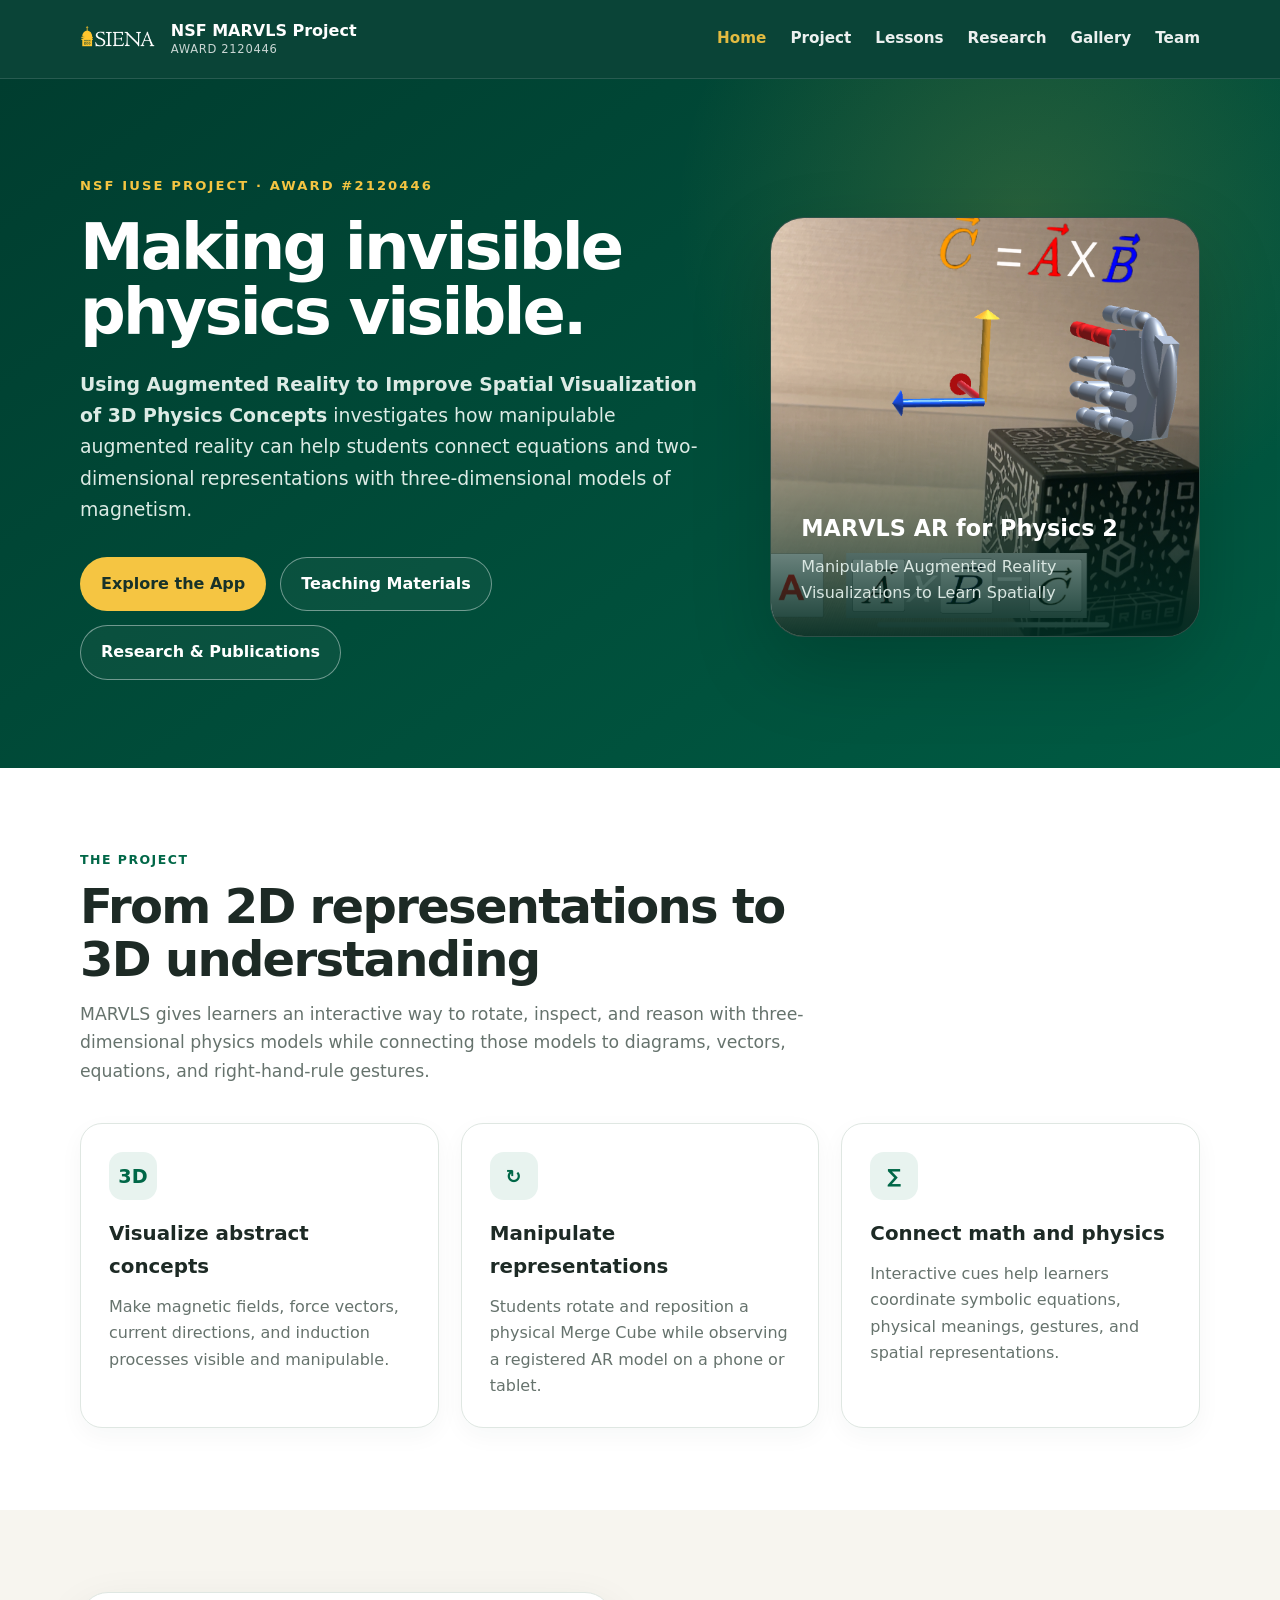
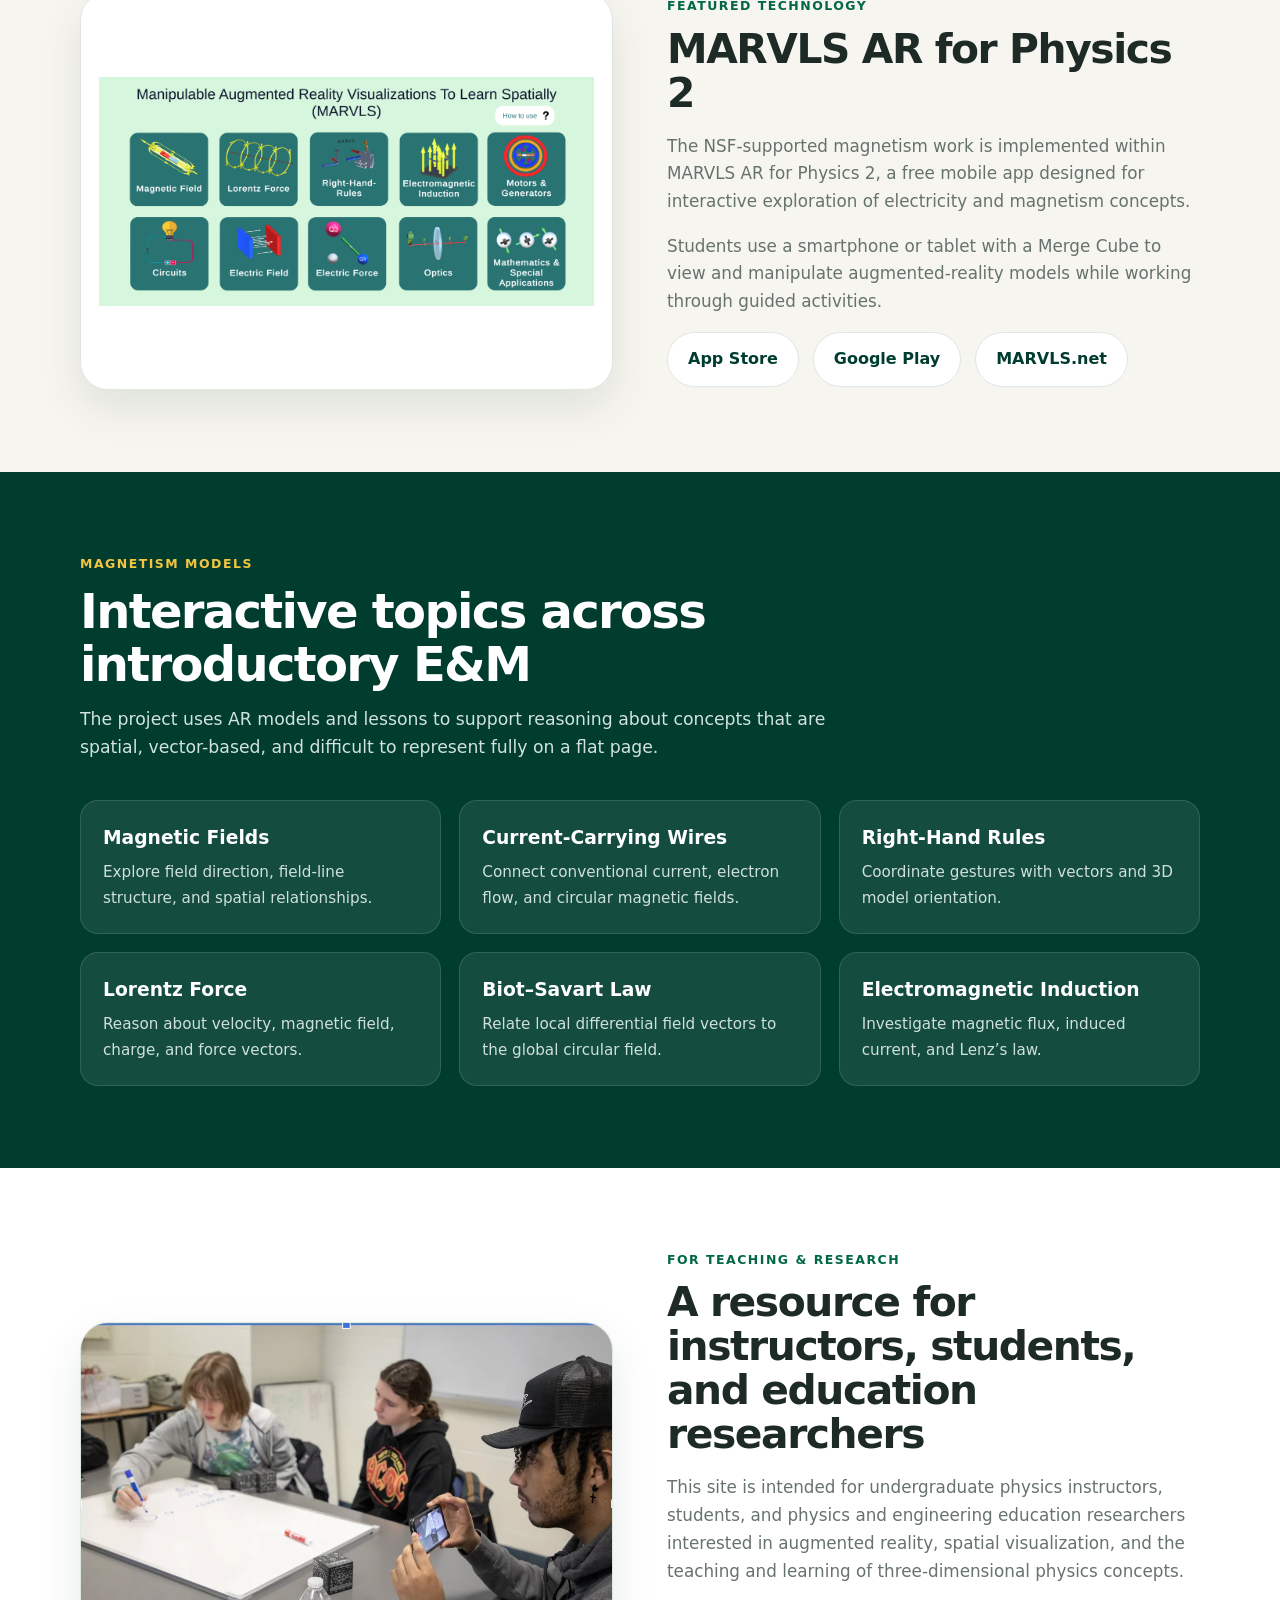
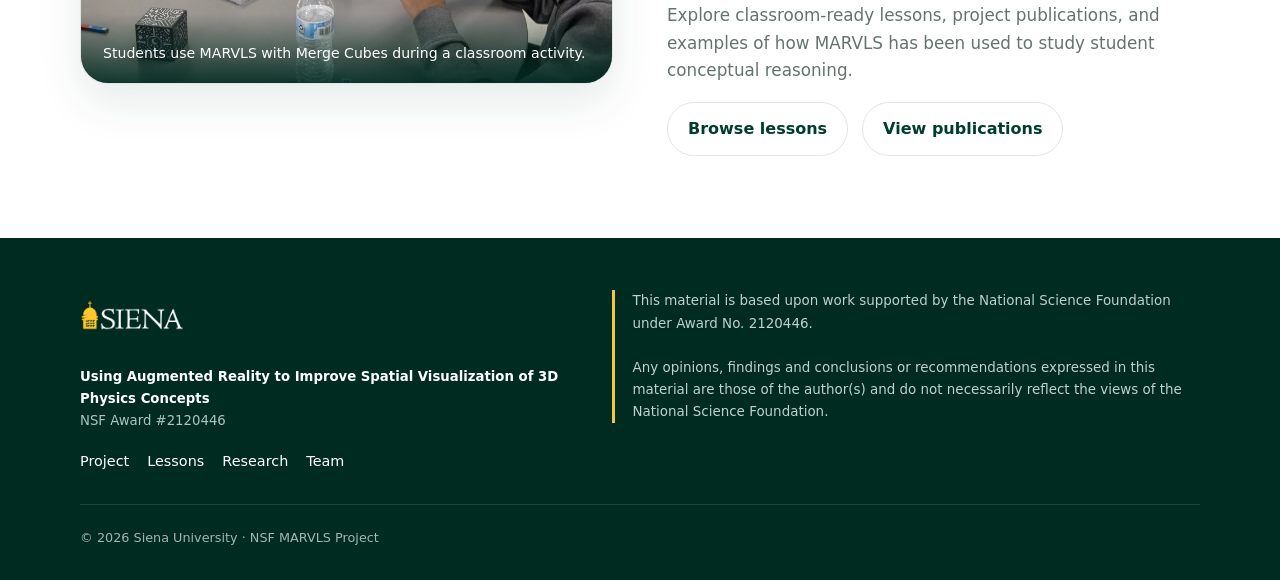
<file: index.html>
<!doctype html><html lang="en"><head><meta charset="utf-8"><meta name="viewport" content="width=device-width,initial-scale=1"><meta name="description" content="NSF-supported Siena University research using MARVLS augmented reality to improve spatial visualization and conceptual understanding of 3D physics concepts."><title>NSF MARVLS Project | Siena University</title><link rel="stylesheet" href="assets/css/styles.css"></head><body>
<header class="site-header"><div class="container navbar"><a class="brand" href="index.html"><img src="assets/images/siena-logo-white.png" alt="Siena University"><span class="brand-text">NSF MARVLS Project<small>Award 2120446</small></span></a><button class="nav-toggle" aria-label="Toggle navigation" aria-expanded="false">☰</button><nav class="nav-links"><a class="active" href="index.html">Home</a><a href="project.html">Project</a><a href="lessons.html">Lessons</a><a href="research.html">Research</a><a href="gallery.html">Gallery</a><a href="team.html">Team</a></nav></div></header>
<main>
<section class="hero"><div class="container hero-grid"><div><p class="eyebrow">NSF IUSE Project · Award #2120446</p><h1>Making invisible physics visible.</h1><p class="lead"><strong>Using Augmented Reality to Improve Spatial Visualization of 3D Physics Concepts</strong> investigates how manipulable augmented reality can help students connect equations and two-dimensional representations with three-dimensional models of magnetism.</p><div class="actions"><a class="btn btn-primary" href="https://apps.apple.com/us/app/marvls-ar-for-physics-2/id6630392503" target="_blank" rel="noopener">Explore the App</a><a class="btn btn-secondary" href="lessons.html">Teaching Materials</a><a class="btn btn-secondary" href="research.html">Research & Publications</a></div></div><div class="hero-card hero-photo-card"><img src="assets/images/RHR.jpg" alt="MARVLS AR for Physics 2 right-hand-rule augmented reality model"><div class="hero-photo-caption"><strong>MARVLS AR for Physics 2</strong><span>Manipulable Augmented Reality Visualizations to Learn Spatially</span></div></div></div></section>
<section class="section"><div class="container"><div class="section-head"><div class="kicker">The project</div><h2>From 2D representations to 3D understanding</h2><p>MARVLS gives learners an interactive way to rotate, inspect, and reason with three-dimensional physics models while connecting those models to diagrams, vectors, equations, and right-hand-rule gestures.</p></div><div class="grid-3"><div class="card"><div class="icon">3D</div><h3>Visualize abstract concepts</h3><p>Make magnetic fields, force vectors, current directions, and induction processes visible and manipulable.</p></div><div class="card"><div class="icon">↻</div><h3>Manipulate representations</h3><p>Students rotate and reposition a physical Merge Cube while observing a registered AR model on a phone or tablet.</p></div><div class="card"><div class="icon">∑</div><h3>Connect math and physics</h3><p>Interactive cues help learners coordinate symbolic equations, physical meanings, gestures, and spatial representations.</p></div></div></div></section>
<section class="section alt"><div class="container feature"><figure class="feature-photo app-screen-photo"><img src="assets/images/app/MARVLS-Phys2-First-Screen.png" alt="MARVLS AR for Physics 2 app first screen"></figure><div><div class="kicker">Featured technology</div><h2>MARVLS AR for Physics 2</h2><p>The NSF-supported magnetism work is implemented within MARVLS AR for Physics 2, a free mobile app designed for interactive exploration of electricity and magnetism concepts.</p><p>Students use a smartphone or tablet with a Merge Cube to view and manipulate augmented-reality models while working through guided activities.</p><div class="actions"><a class="btn btn-light" href="https://apps.apple.com/us/app/marvls-ar-for-physics-2/id6630392503" target="_blank" rel="noopener">App Store</a><a class="btn btn-light" href="https://play.google.com/store/apps/details?id=com.SienaARResearch.SienaEMApp&pli=1" target="_blank" rel="noopener">Google Play</a><a class="btn btn-light" href="https://www.marvls.net/" target="_blank" rel="noopener">MARVLS.net</a></div></div></div></section>
<section class="section dark"><div class="container"><div class="section-head"><div class="kicker">Magnetism models</div><h2>Interactive topics across introductory E&M</h2><p>The project uses AR models and lessons to support reasoning about concepts that are spatial, vector-based, and difficult to represent fully on a flat page.</p></div><div class="topic-grid"><div class="topic"><h3>Magnetic Fields</h3><p>Explore field direction, field-line structure, and spatial relationships.</p></div><div class="topic"><h3>Current-Carrying Wires</h3><p>Connect conventional current, electron flow, and circular magnetic fields.</p></div><div class="topic"><h3>Right-Hand Rules</h3><p>Coordinate gestures with vectors and 3D model orientation.</p></div><div class="topic"><h3>Lorentz Force</h3><p>Reason about velocity, magnetic field, charge, and force vectors.</p></div><div class="topic"><h3>Biot–Savart Law</h3><p>Relate local differential field vectors to the global circular field.</p></div><div class="topic"><h3>Electromagnetic Induction</h3><p>Investigate magnetic flux, induced current, and Lenz’s law.</p></div></div></div></section>
<section class="section"><div class="container feature reverse"><figure class="feature-photo"><img src="assets/images/gallery/students-classroom.webp" alt="Students using the MARVLS augmented reality app with Merge Cubes during a classroom activity"><figcaption>Students use MARVLS with Merge Cubes during a classroom activity.</figcaption></figure><div><div class="kicker">For teaching & research</div><h2>A resource for instructors, students, and education researchers</h2><p>This site is intended for undergraduate physics instructors, students, and physics and engineering education researchers interested in augmented reality, spatial visualization, and the teaching and learning of three-dimensional physics concepts.</p><p>Explore classroom-ready lessons, project publications, and examples of how MARVLS has been used to study student conceptual reasoning.</p><div class="actions"><a class="btn btn-light" href="lessons.html">Browse lessons</a><a class="btn btn-light" href="research.html">View publications</a></div></div></div></section>
</main>
<footer class="site-footer"><div class="container"><div class="footer-grid"><div><img class="footer-logo" src="assets/images/siena-logo-white.png" alt="Siena University"><div class="footer-small"><strong>Using Augmented Reality to Improve Spatial Visualization of 3D Physics Concepts</strong><br>NSF Award #2120446</div><div class="footer-links"><a href="project.html">Project</a><a href="lessons.html">Lessons</a><a href="research.html">Research</a><a href="team.html">Team</a></div></div><div class="disclaimer">This material is based upon work supported by the National Science Foundation under Award No. 2120446.<br><br>Any opinions, findings and conclusions or recommendations expressed in this material are those of the author(s) and do not necessarily reflect the views of the National Science Foundation.</div></div><div class="copyright">© <span id="year"></span> Siena University · NSF MARVLS Project</div></div></footer><script src="assets/js/main.js"></script></body></html>
</file>
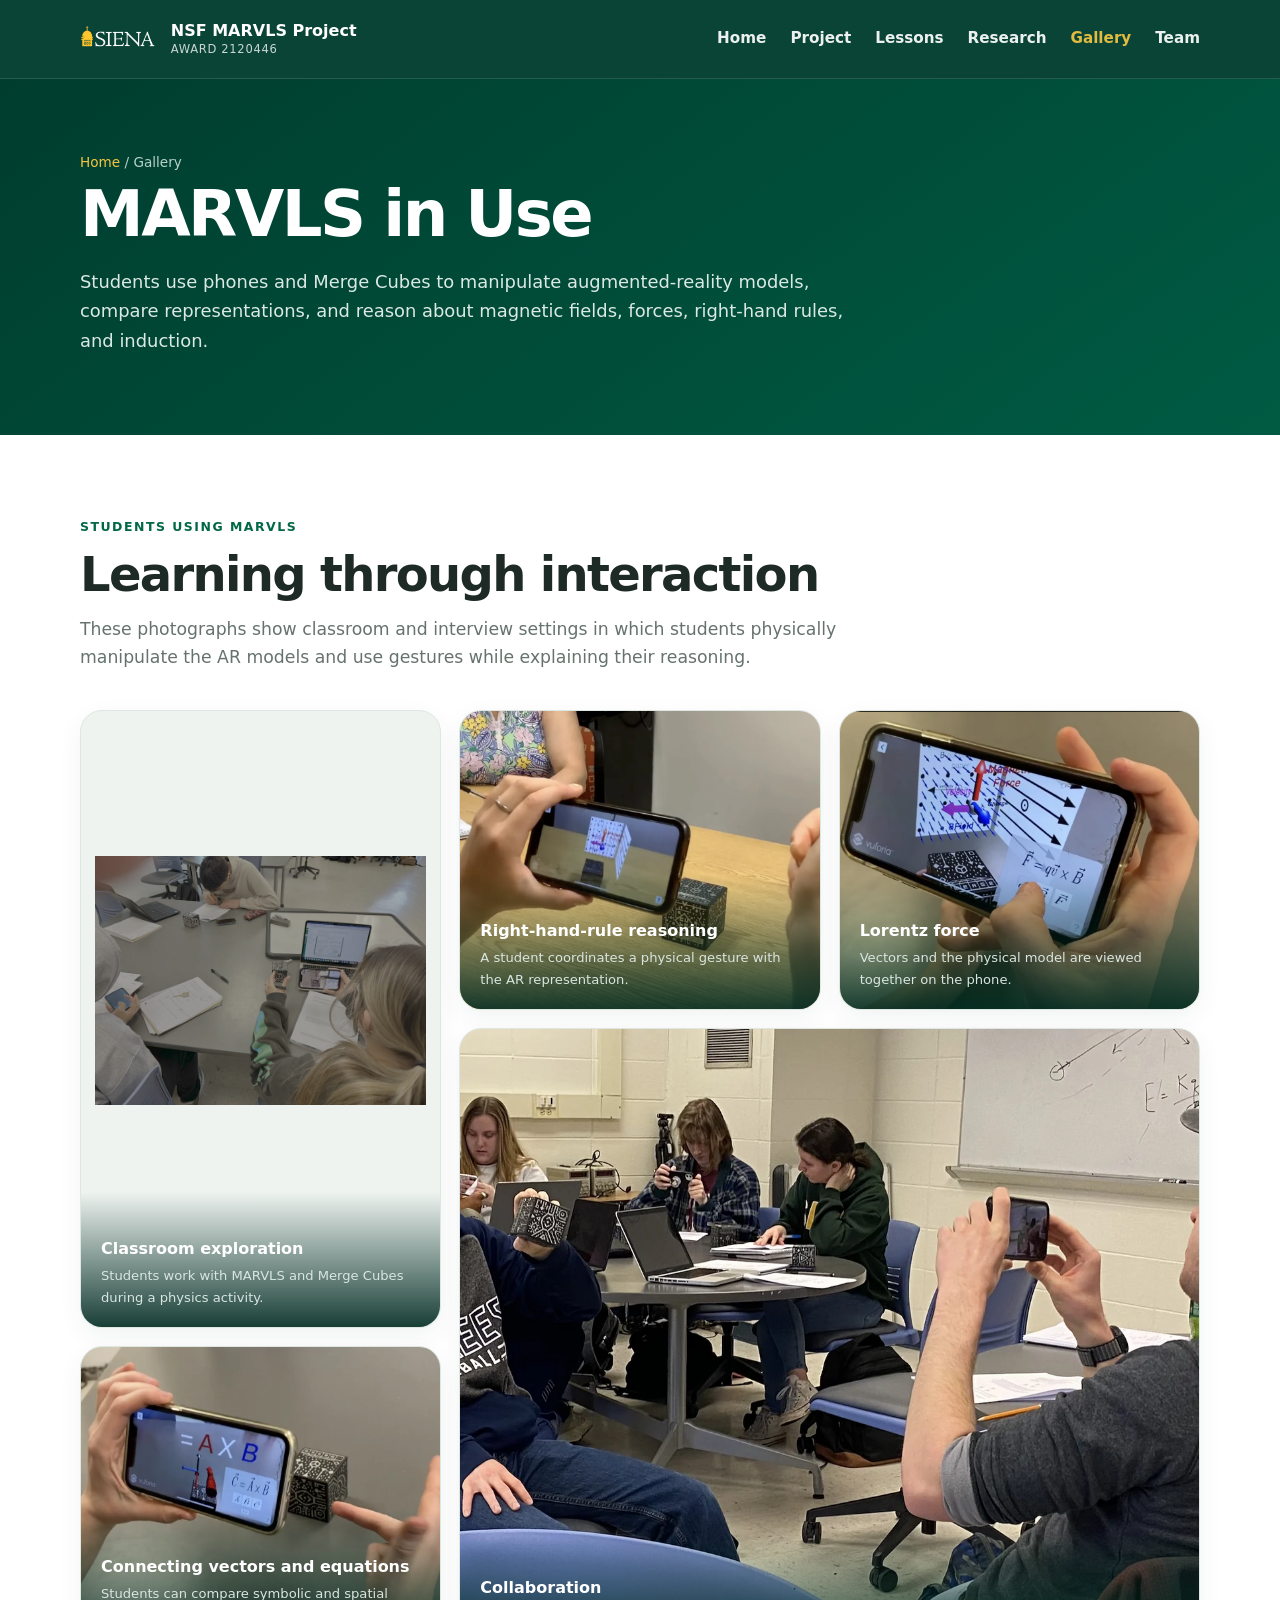
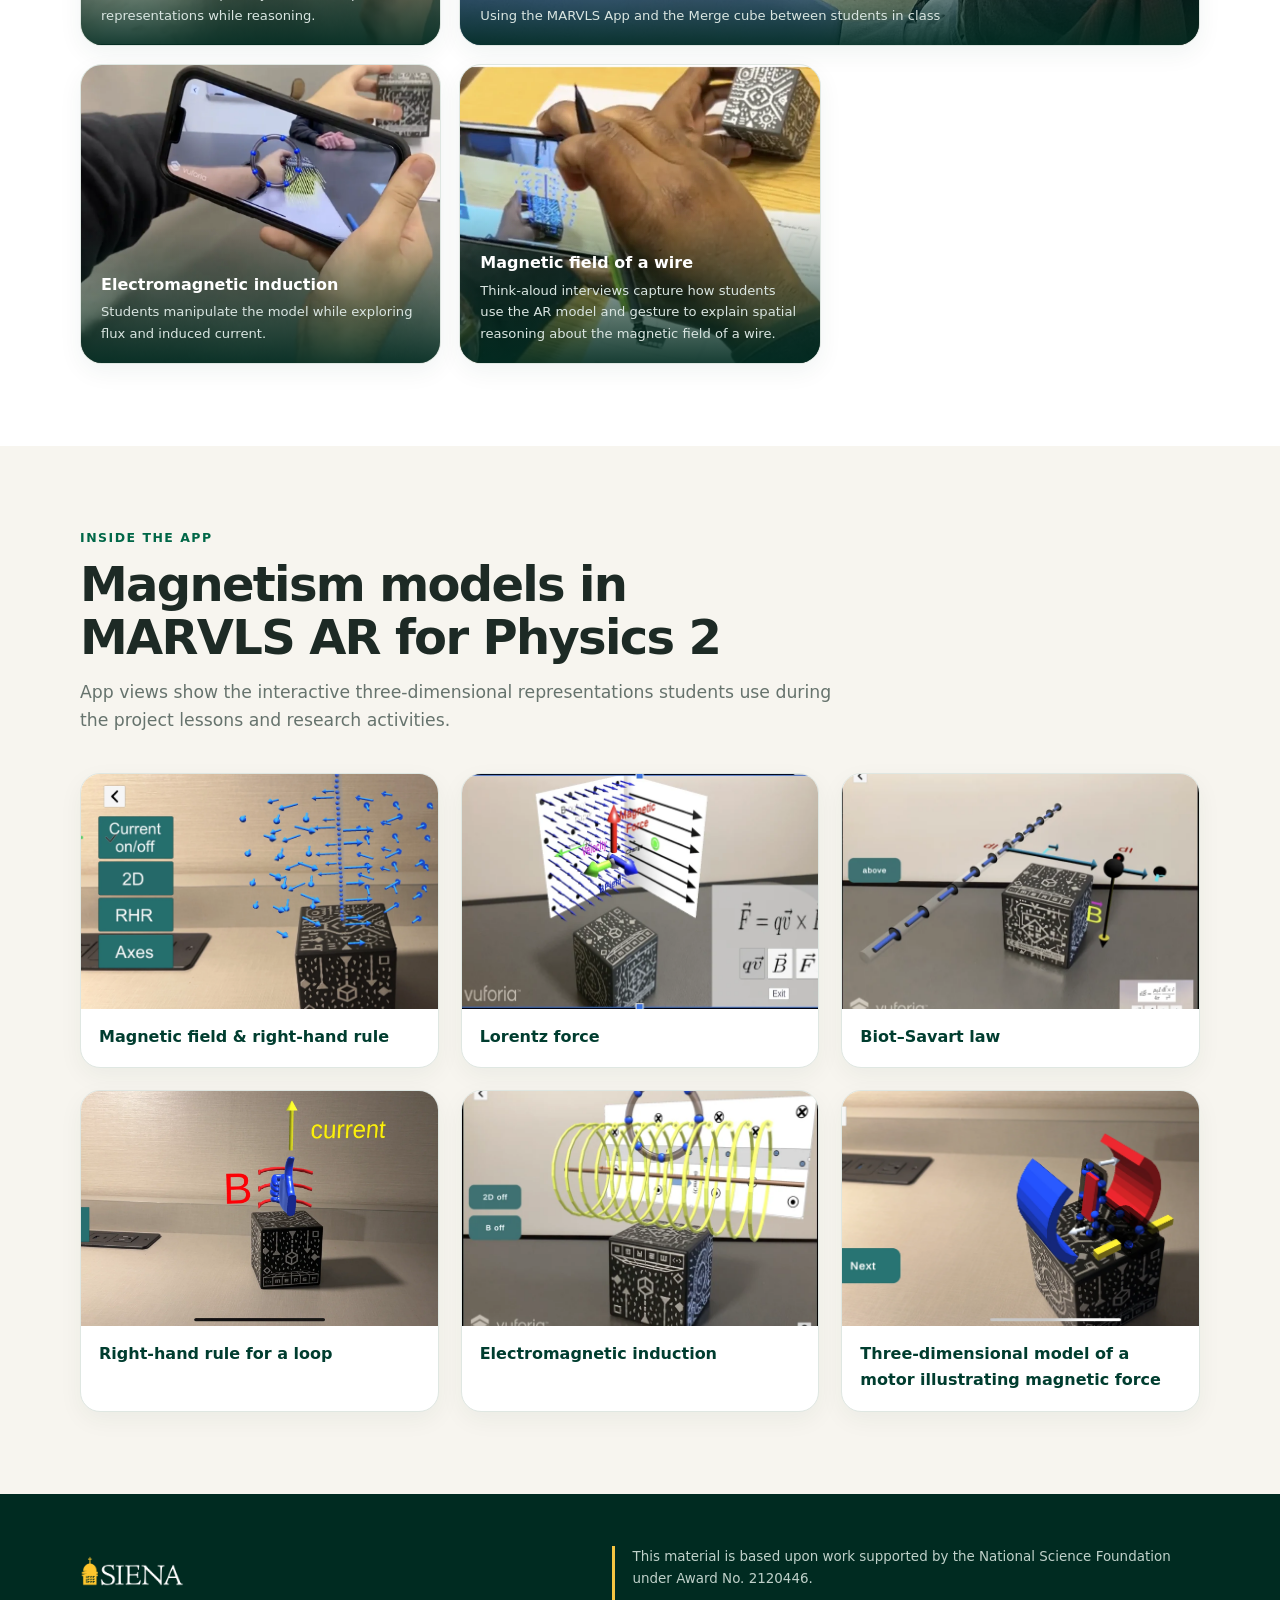
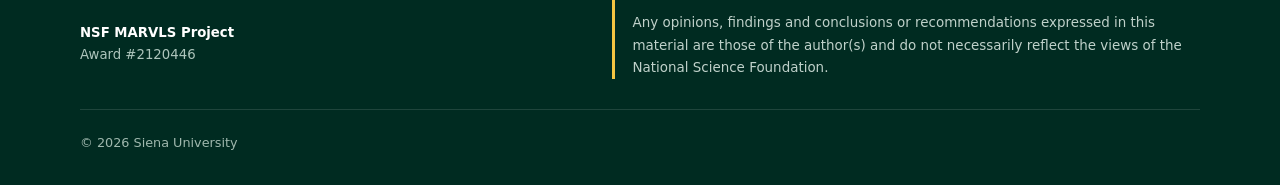
<file: gallery.html>
<!doctype html><html lang="en"><head><meta charset="utf-8"><meta name="viewport" content="width=device-width,initial-scale=1"><meta name="description" content="Photos of students using MARVLS augmented reality and screenshots of magnetism models from MARVLS AR for Physics 2."><title>Gallery | NSF MARVLS Project</title><link rel="stylesheet" href="assets/css/styles.css"></head><body>
<header class="site-header"><div class="container navbar"><a class="brand" href="index.html"><img src="assets/images/siena-logo-white.png" alt="Siena University"><span class="brand-text">NSF MARVLS Project<small>Award 2120446</small></span></a><button class="nav-toggle" aria-label="Toggle navigation">☰</button><nav class="nav-links"><a href="index.html">Home</a><a href="project.html">Project</a><a href="lessons.html">Lessons</a><a href="research.html">Research</a><a class="active" href="gallery.html">Gallery</a><a href="team.html">Team</a></nav></div></header>
<section class="page-hero"><div class="container"><div class="breadcrumbs"><a href="index.html">Home</a> / Gallery</div><h1>MARVLS in Use</h1><p>Students use phones and Merge Cubes to manipulate augmented-reality models, compare representations, and reason about magnetic fields, forces, right-hand rules, and induction.</p></div></section>
<main>
<section class="section"><div class="container"><div class="section-head"><div class="kicker">Students using MARVLS</div><h2>Learning through interaction</h2><p>These photographs show classroom and interview settings in which students physically manipulate the AR models and use gestures while explaining their reasoning.</p></div>
<div class="photo-grid">
<figure class="gallery-card gallery-card-large gallery-card-contain gallery-card-exploration"><img src="assets/images/gallery/amperes-law-in-class.webp" alt="Students using MARVLS on phones with Merge Cubes during a classroom activity"><figcaption><strong>Classroom exploration</strong><span>Students work with MARVLS and Merge Cubes during a physics activity.</span></figcaption></figure>
<figure class="gallery-card"><img src="assets/images/gallery/student-rhr-gesture.webp" alt="Student using a hand gesture while viewing a MARVLS magnetic-field model"><figcaption><strong>Right-hand-rule reasoning</strong><span>A student coordinates a physical gesture with the AR representation.</span></figcaption></figure>
<figure class="gallery-card"><img src="assets/images/gallery/student-lorentz-force.webp" alt="Student viewing the MARVLS Lorentz force model on a phone"><figcaption><strong>Lorentz force</strong><span>Vectors and the physical model are viewed together on the phone.</span></figcaption></figure>
<figure class="gallery-card gallery-card-featured"><img src="assets/images/gallery/student-interview.webp" alt="Students collaborating in class while using the MARVLS App with a Merge Cube"><figcaption><strong>Collaboration</strong><span>Using the MARVLS App and the Merge cube between students in class</span></figcaption></figure>
<figure class="gallery-card"><img src="assets/images/gallery/student-vector-reasoning.webp" alt="Student gesturing while viewing a vector equation and MARVLS model"><figcaption><strong>Connecting vectors and equations</strong><span>Students can compare symbolic and spatial representations while reasoning.</span></figcaption></figure>
<figure class="gallery-card"><img src="assets/images/gallery/student-induction.webp" alt="Student viewing an electromagnetic induction model in MARVLS"><figcaption><strong>Electromagnetic induction</strong><span>Students manipulate the model while exploring flux and induced current.</span></figcaption></figure>
<figure class="gallery-card"><img src="assets/images/gallery/student-bfield-wire.webp" alt="Student using MARVLS to view the magnetic field of a current-carrying wire"><figcaption><strong>Magnetic field of a wire</strong><span>Think-aloud interviews capture how students use the AR model and gesture to explain spatial reasoning about the magnetic field of a wire.</span></figcaption></figure>
</div></div></section>
<section class="section alt"><div class="container"><div class="section-head"><div class="kicker">Inside the app</div><h2>Magnetism models in MARVLS AR for Physics 2</h2><p>App views show the interactive three-dimensional representations students use during the project lessons and research activities.</p></div>
<div class="app-gallery">
<figure class="app-card"><img src="assets/images/gallery/app-bfield-rhr.webp" alt="MARVLS magnetic field of a wire model with right-hand-rule controls"><figcaption>Magnetic field & right-hand rule</figcaption></figure>
<figure class="app-card"><img src="assets/images/gallery/app-lorentz-force.webp" alt="MARVLS Lorentz force model showing velocity magnetic field and force vectors"><figcaption>Lorentz force</figcaption></figure>
<figure class="app-card"><img src="assets/images/gallery/app-biot-savart.webp" alt="MARVLS Biot-Savart model showing vector relationships around a current element"><figcaption>Biot–Savart law</figcaption></figure>
<figure class="app-card"><img src="assets/images/gallery/app-rhr-loop.webp" alt="MARVLS right-hand-rule model for a current loop"><figcaption>Right-hand rule for a loop</figcaption></figure>
<figure class="app-card"><img src="assets/images/gallery/app-induction-loop.webp" alt="MARVLS electromagnetic induction model showing a loop and magnetic field"><figcaption>Electromagnetic induction</figcaption></figure>
<figure class="app-card"><img src="assets/images/gallery/app-magnetic-dipole.webp" alt="MARVLS three-dimensional magnetic field model displayed above a Merge Cube"><figcaption>Three-dimensional model of a motor illustrating magnetic force</figcaption></figure>
</div></div></section></main>
<footer class="site-footer"><div class="container"><div class="footer-grid"><div><img class="footer-logo" src="assets/images/siena-logo-white.png" alt="Siena University"><div class="footer-small"><strong>NSF MARVLS Project</strong><br>Award #2120446</div></div><div class="disclaimer">This material is based upon work supported by the National Science Foundation under Award No. 2120446.<br><br>Any opinions, findings and conclusions or recommendations expressed in this material are those of the author(s) and do not necessarily reflect the views of the National Science Foundation.</div></div><div class="copyright">© <span id="year"></span> Siena University</div></div></footer><script src="assets/js/main.js"></script></body></html>
</file>
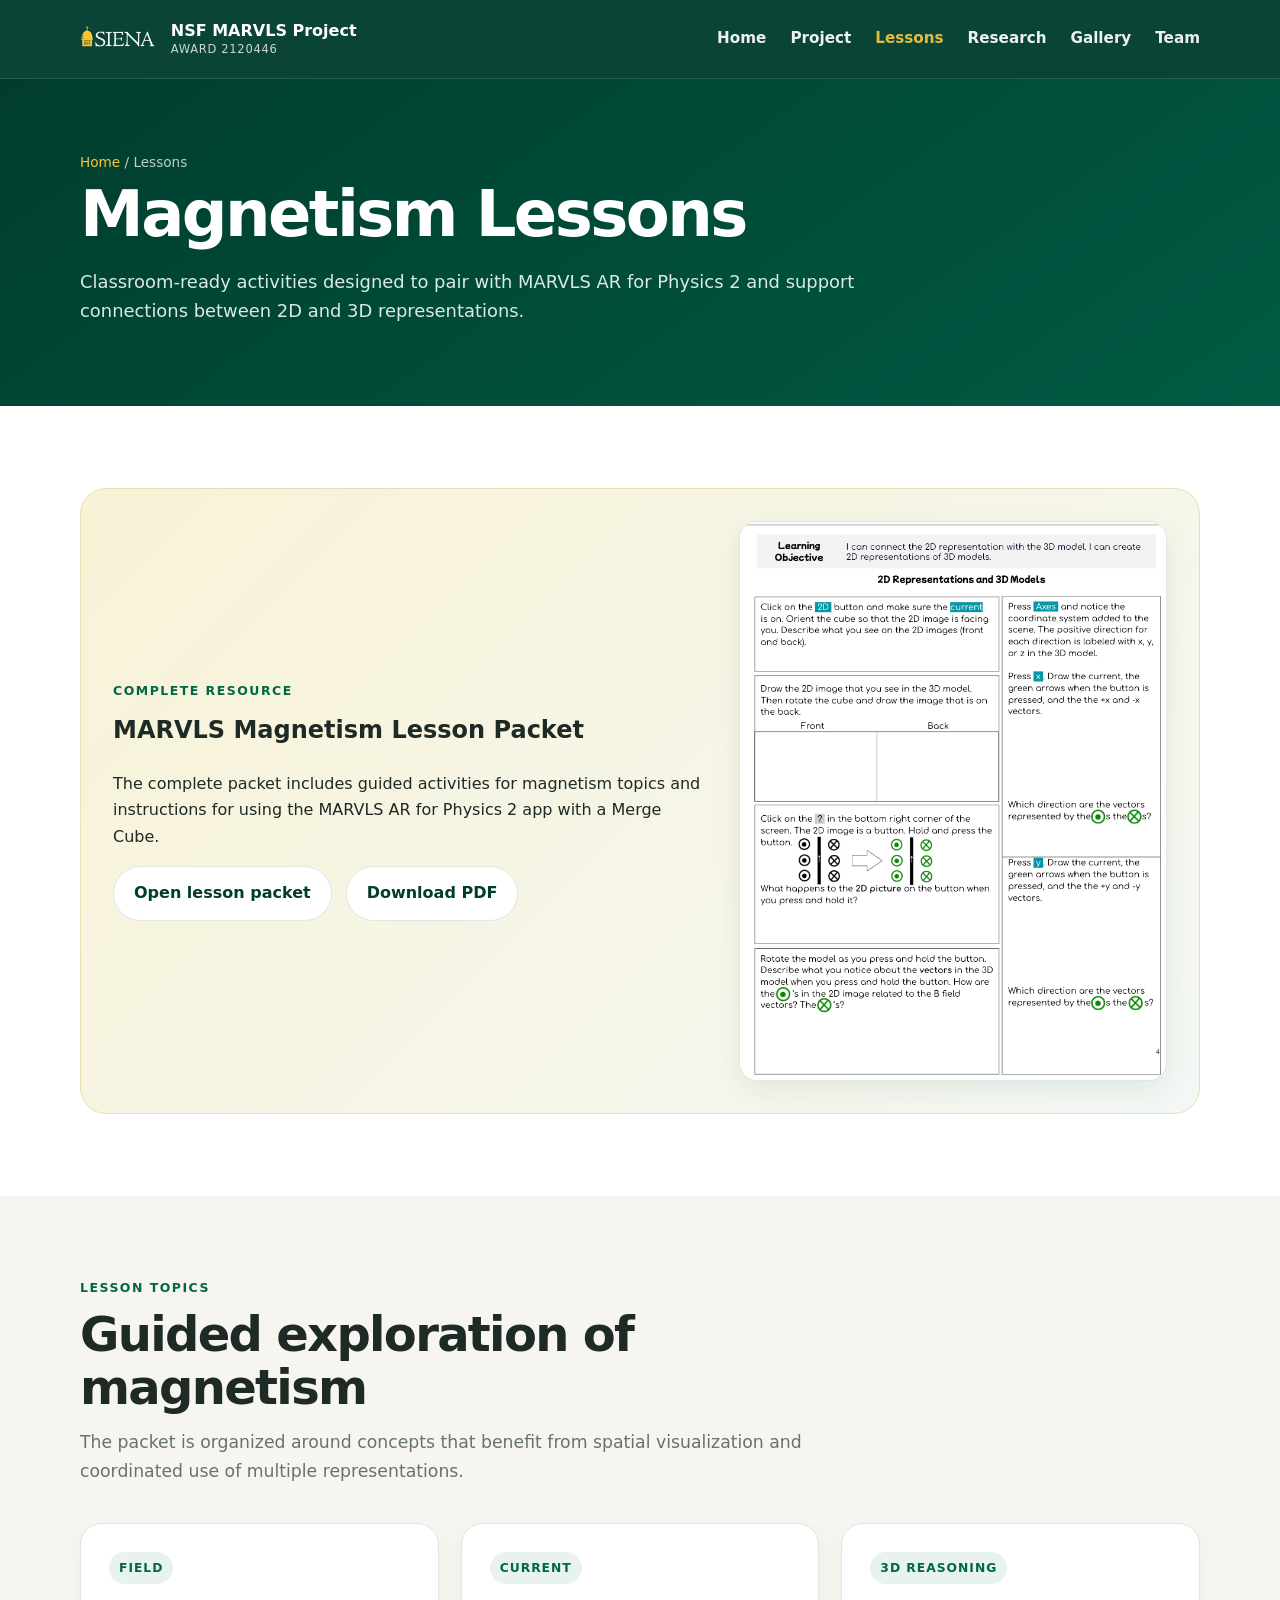
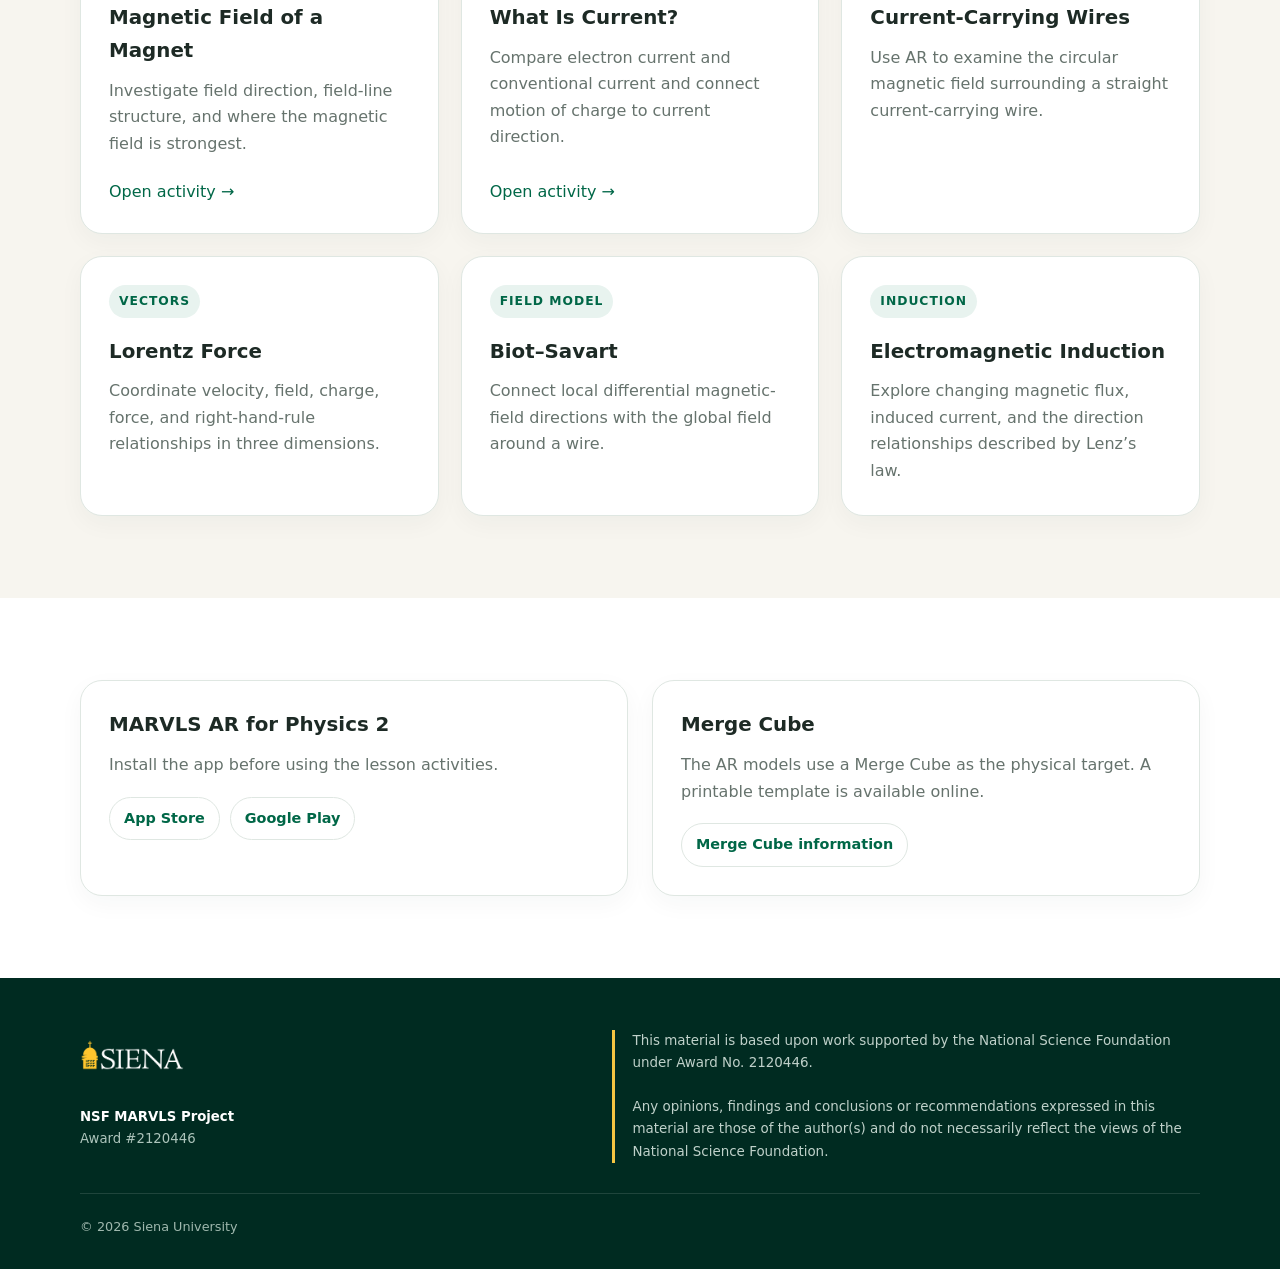
<file: lessons.html>
<!doctype html><html lang="en"><head><meta charset="utf-8"><meta name="viewport" content="width=device-width,initial-scale=1"><title>Lessons | NSF MARVLS Project</title><link rel="stylesheet" href="assets/css/styles.css"></head><body>
<header class="site-header"><div class="container navbar"><a class="brand" href="index.html"><img src="assets/images/siena-logo-white.png" alt="Siena University"><span class="brand-text">NSF MARVLS Project<small>Award 2120446</small></span></a><button class="nav-toggle" aria-label="Toggle navigation">☰</button><nav class="nav-links"><a href="index.html">Home</a><a href="project.html">Project</a><a class="active" href="lessons.html">Lessons</a><a href="research.html">Research</a><a href="gallery.html">Gallery</a><a href="team.html">Team</a></nav></div></header>
<section class="page-hero"><div class="container"><div class="breadcrumbs"><a href="index.html">Home</a> / Lessons</div><h1>Magnetism Lessons</h1><p>Classroom-ready activities designed to pair with MARVLS AR for Physics 2 and support connections between 2D and 3D representations.</p></div></section>
<main><section class="section"><div class="container"><div class="callout lesson-callout"><div class="lesson-callout-copy"><div class="kicker">Complete resource</div><h2>MARVLS Magnetism Lesson Packet</h2><p>The complete packet includes guided activities for magnetism topics and instructions for using the MARVLS AR for Physics 2 app with a Merge Cube.</p><div class="actions"><a class="btn btn-light" href="assets/lessons/MARVLS-Magnetism-Lessons.pdf" target="_blank">Open lesson packet</a><a class="btn btn-light" href="assets/lessons/MARVLS-Magnetism-Lessons.pdf" download>Download PDF</a></div></div><figure class="lesson-preview"><img src="assets/images/lessons/MARVLS-EM-Lesson.png" alt="Sample MARVLS magnetism lesson page connecting 2D representations and 3D models"></figure></div></div></section>
<section class="section alt"><div class="container"><div class="section-head"><div class="kicker">Lesson topics</div><h2>Guided exploration of magnetism</h2><p>The packet is organized around concepts that benefit from spatial visualization and coordinated use of multiple representations.</p></div><div class="grid-3"><div class="card resource-card"><span class="tag">Field</span><h3>Magnetic Field of a Magnet</h3><p>Investigate field direction, field-line structure, and where the magnetic field is strongest.</p><div class="push"><a href="assets/lessons/MARVLS-Magnetism-Lessons.pdf#page=3" target="_blank">Open activity →</a></div></div><div class="card resource-card"><span class="tag">Current</span><h3>What Is Current?</h3><p>Compare electron current and conventional current and connect motion of charge to current direction.</p><div class="push"><a href="assets/lessons/MARVLS-Magnetism-Lessons.pdf#page=4" target="_blank">Open activity →</a></div></div><div class="card resource-card"><span class="tag">3D Reasoning</span><h3>Current-Carrying Wires</h3><p>Use AR to examine the circular magnetic field surrounding a straight current-carrying wire.</p></div><div class="card resource-card"><span class="tag">Vectors</span><h3>Lorentz Force</h3><p>Coordinate velocity, field, charge, force, and right-hand-rule relationships in three dimensions.</p></div><div class="card resource-card"><span class="tag">Field Model</span><h3>Biot–Savart</h3><p>Connect local differential magnetic-field directions with the global field around a wire.</p></div><div class="card resource-card"><span class="tag">Induction</span><h3>Electromagnetic Induction</h3><p>Explore changing magnetic flux, induced current, and the direction relationships described by Lenz’s law.</p></div></div></div></section>
<section class="section"><div class="container grid-2"><div class="card"><h3>MARVLS AR for Physics 2</h3><p>Install the app before using the lesson activities.</p><div class="paper-actions"><a href="https://apps.apple.com/us/app/marvls-ar-for-physics-2/id6630392503" target="_blank" rel="noopener">App Store</a><a href="https://play.google.com/store/apps/details?id=com.SienaARResearch.SienaEMApp&pli=1" target="_blank" rel="noopener">Google Play</a></div></div><div class="card"><h3>Merge Cube</h3><p>The AR models use a Merge Cube as the physical target. A printable template is available online.</p><div class="paper-actions"><a href="https://support.mergeedu.com/hc/en-us/articles/360052933051-How-do-I-print-a-Merge-Cube" target="_blank" rel="noopener">Merge Cube information</a></div></div></div></section></main>
<footer class="site-footer"><div class="container"><div class="footer-grid"><div><img class="footer-logo" src="assets/images/siena-logo-white.png" alt="Siena University"><div class="footer-small"><strong>NSF MARVLS Project</strong><br>Award #2120446</div></div><div class="disclaimer">This material is based upon work supported by the National Science Foundation under Award No. 2120446.<br><br>Any opinions, findings and conclusions or recommendations expressed in this material are those of the author(s) and do not necessarily reflect the views of the National Science Foundation.</div></div><div class="copyright">© <span id="year"></span> Siena University</div></div></footer><script src="assets/js/main.js"></script></body></html>
</file>
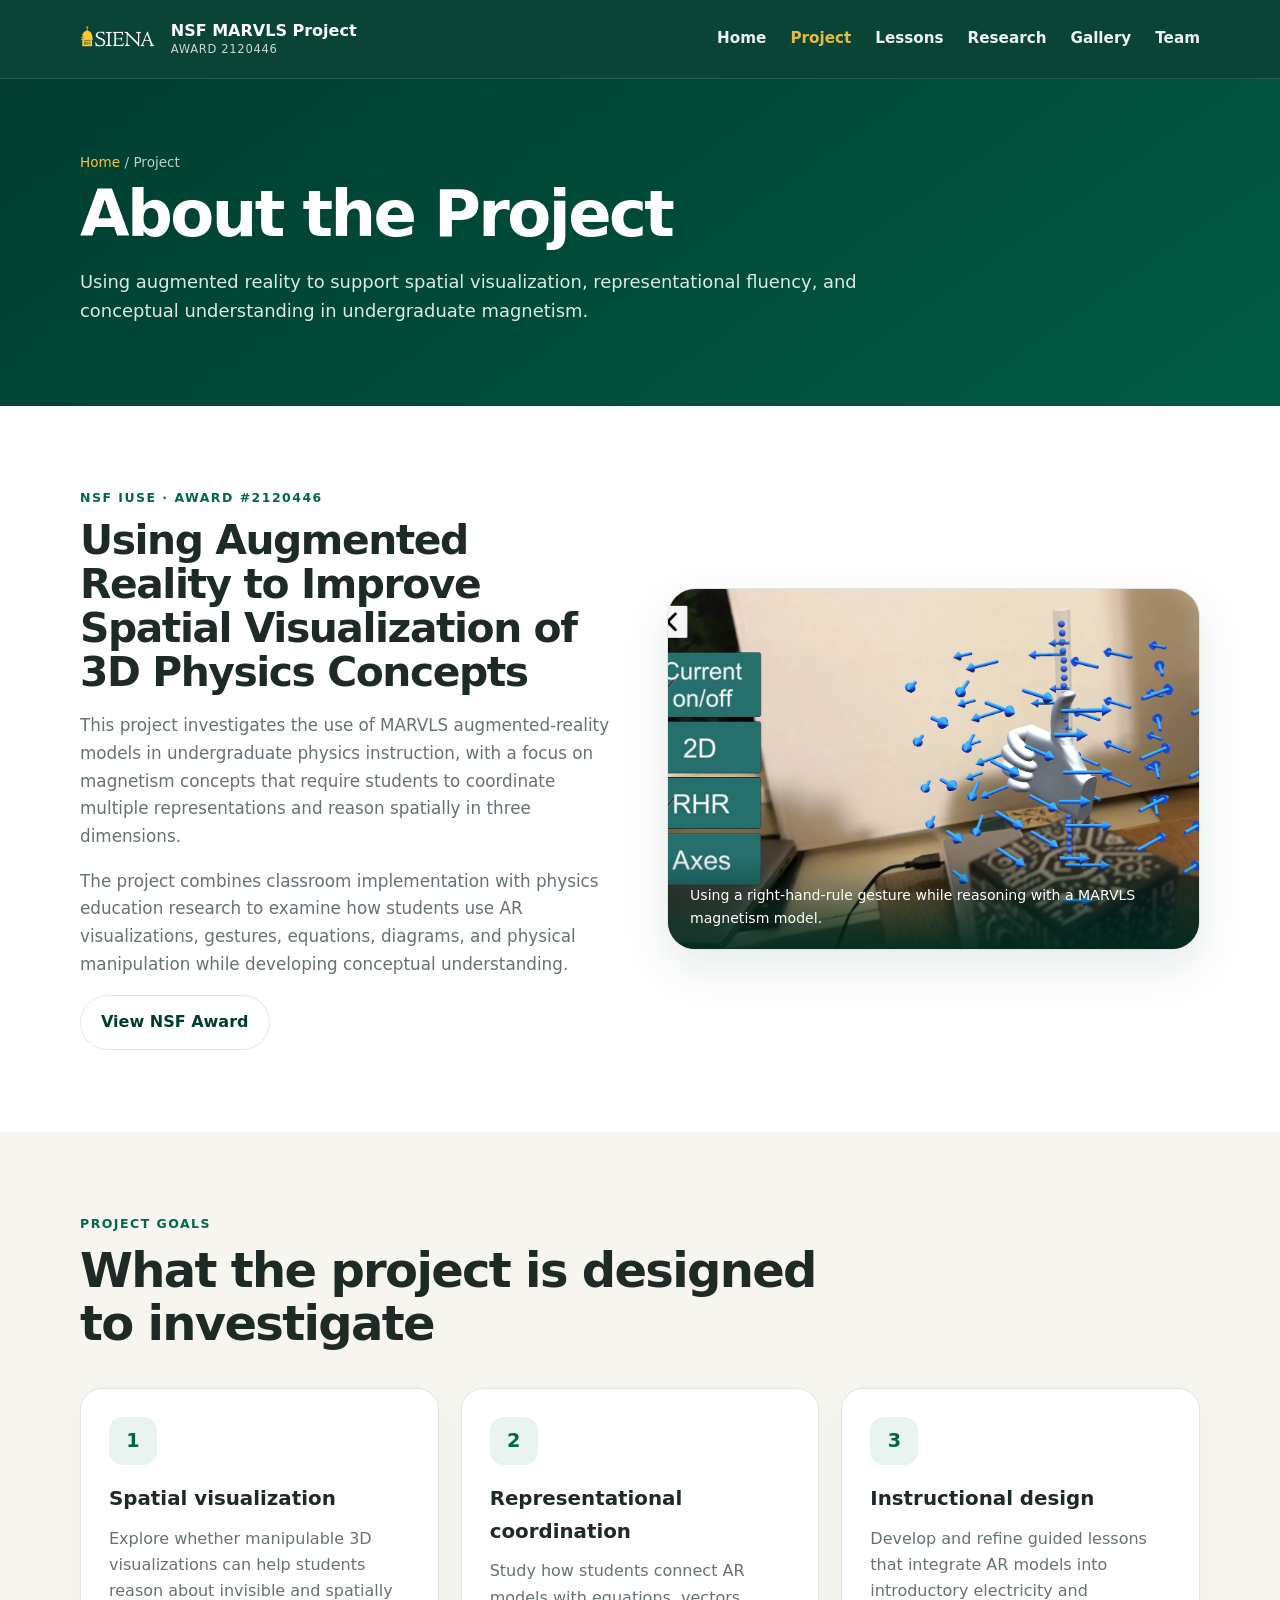
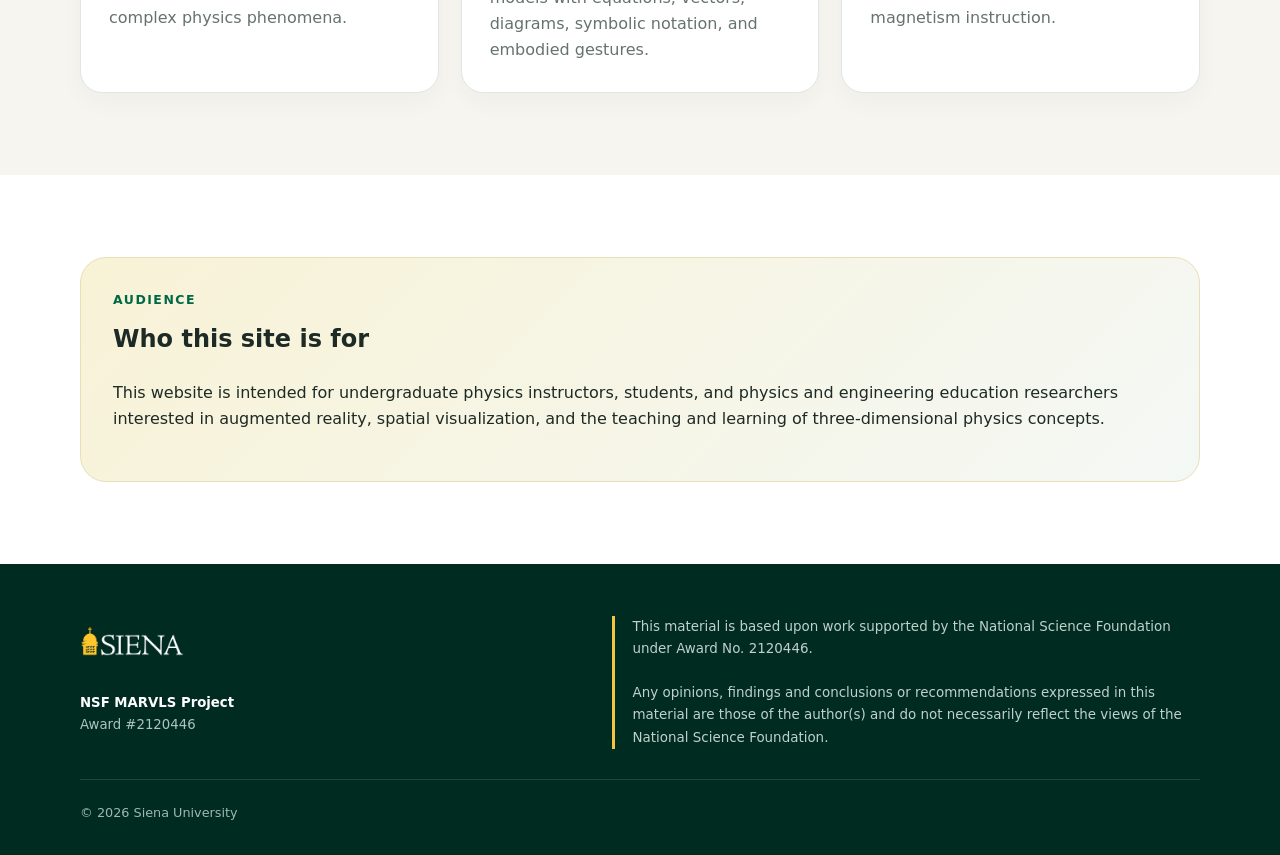
<file: project.html>
<!doctype html><html lang="en"><head><meta charset="utf-8"><meta name="viewport" content="width=device-width,initial-scale=1"><title>Project | NSF MARVLS Project</title><link rel="stylesheet" href="assets/css/styles.css"></head><body>
<header class="site-header"><div class="container navbar"><a class="brand" href="index.html"><img src="assets/images/siena-logo-white.png" alt="Siena University"><span class="brand-text">NSF MARVLS Project<small>Award 2120446</small></span></a><button class="nav-toggle" aria-label="Toggle navigation">☰</button><nav class="nav-links"><a href="index.html">Home</a><a class="active" href="project.html">Project</a><a href="lessons.html">Lessons</a><a href="research.html">Research</a><a href="gallery.html">Gallery</a><a href="team.html">Team</a></nav></div></header>
<section class="page-hero"><div class="container"><div class="breadcrumbs"><a href="index.html">Home</a> / Project</div><h1>About the Project</h1><p>Using augmented reality to support spatial visualization, representational fluency, and conceptual understanding in undergraduate magnetism.</p></div></section>
<main><section class="section"><div class="container feature"><div><div class="kicker">NSF IUSE · Award #2120446</div><h2>Using Augmented Reality to Improve Spatial Visualization of 3D Physics Concepts</h2><p>This project investigates the use of MARVLS augmented-reality models in undergraduate physics instruction, with a focus on magnetism concepts that require students to coordinate multiple representations and reason spatially in three dimensions.</p><p>The project combines classroom implementation with physics education research to examine how students use AR visualizations, gestures, equations, diagrams, and physical manipulation while developing conceptual understanding.</p><a class="btn btn-light" href="https://www.nsf.gov/awardsearch/show-award?AWD_ID=2120446" target="_blank" rel="noopener">View NSF Award</a></div><figure class="feature-photo"><img src="assets/images/project/rhr-up.webp" alt="Student using a right-hand-rule gesture while working with the MARVLS augmented reality magnetism app"><figcaption>Using a right-hand-rule gesture while reasoning with a MARVLS magnetism model.</figcaption></figure></div></section>
<section class="section alt"><div class="container"><div class="section-head"><div class="kicker">Project goals</div><h2>What the project is designed to investigate</h2></div><div class="grid-3"><div class="card"><div class="icon">1</div><h3>Spatial visualization</h3><p>Explore whether manipulable 3D visualizations can help students reason about invisible and spatially complex physics phenomena.</p></div><div class="card"><div class="icon">2</div><h3>Representational coordination</h3><p>Study how students connect AR models with equations, vectors, diagrams, symbolic notation, and embodied gestures.</p></div><div class="card"><div class="icon">3</div><h3>Instructional design</h3><p>Develop and refine guided lessons that integrate AR models into introductory electricity and magnetism instruction.</p></div></div></div></section>
<section class="section"><div class="container"><div class="callout"><div class="kicker">Audience</div><h2>Who this site is for</h2><p>This website is intended for undergraduate physics instructors, students, and physics and engineering education researchers interested in augmented reality, spatial visualization, and the teaching and learning of three-dimensional physics concepts.</p></div></div></section></main>
<footer class="site-footer"><div class="container"><div class="footer-grid"><div><img class="footer-logo" src="assets/images/siena-logo-white.png" alt="Siena University"><div class="footer-small"><strong>NSF MARVLS Project</strong><br>Award #2120446</div></div><div class="disclaimer">This material is based upon work supported by the National Science Foundation under Award No. 2120446.<br><br>Any opinions, findings and conclusions or recommendations expressed in this material are those of the author(s) and do not necessarily reflect the views of the National Science Foundation.</div></div><div class="copyright">© <span id="year"></span> Siena University</div></div></footer><script src="assets/js/main.js"></script></body></html>
</file>
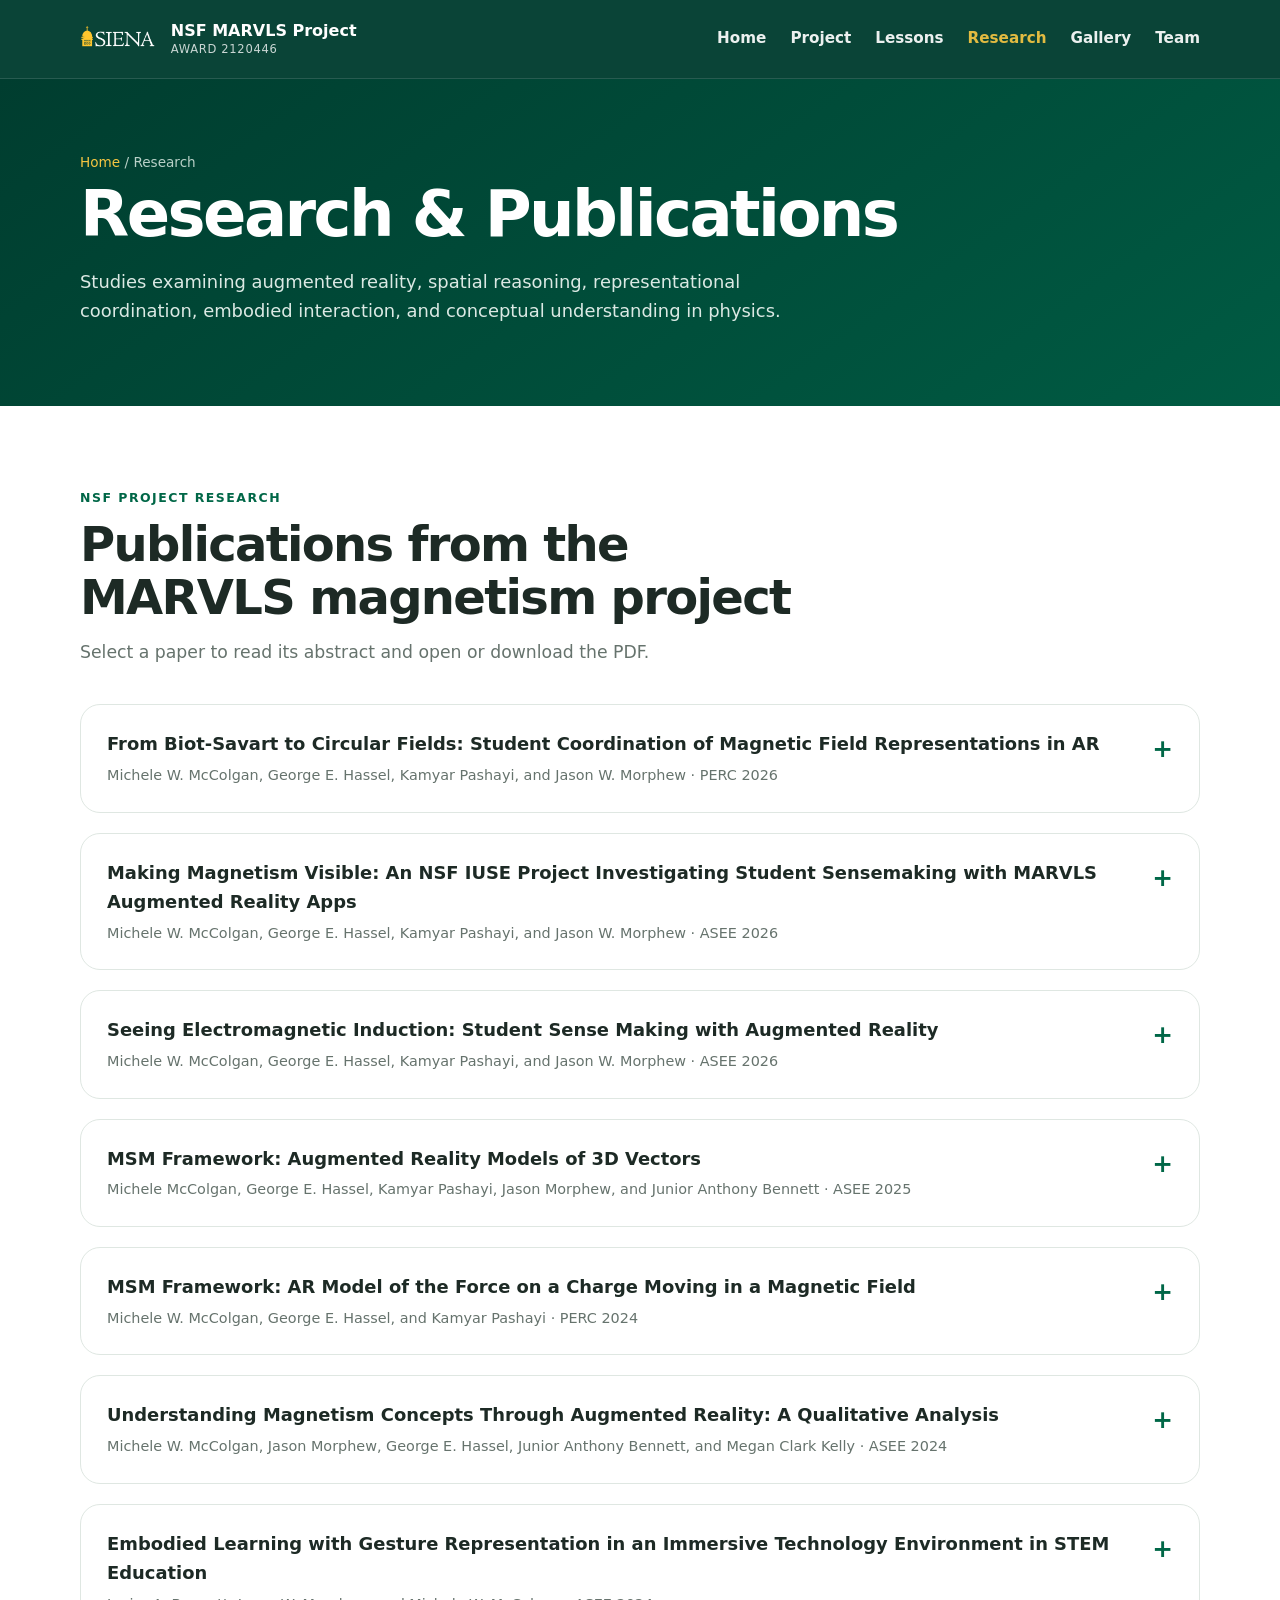
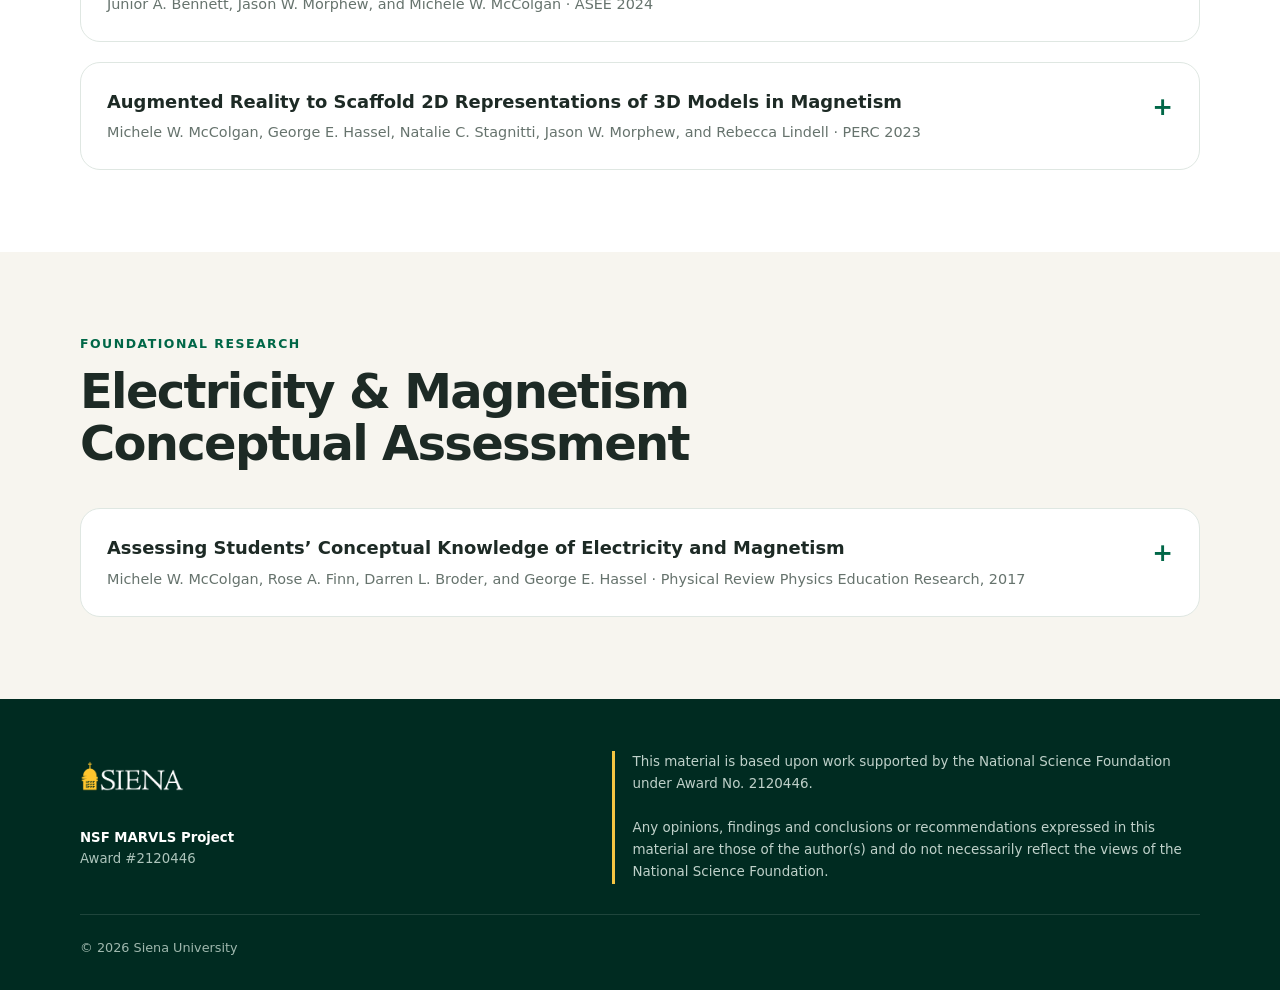
<file: research.html>
<!doctype html><html lang="en"><head><meta charset="utf-8"><meta name="viewport" content="width=device-width,initial-scale=1"><title>Research | NSF MARVLS Project</title><link rel="stylesheet" href="assets/css/styles.css"></head><body>
<header class="site-header"><div class="container navbar"><a class="brand" href="index.html"><img src="assets/images/siena-logo-white.png" alt="Siena University"><span class="brand-text">NSF MARVLS Project<small>Award 2120446</small></span></a><button class="nav-toggle" aria-label="Toggle navigation">☰</button><nav class="nav-links"><a href="index.html">Home</a><a href="project.html">Project</a><a href="lessons.html">Lessons</a><a class="active" href="research.html">Research</a><a href="gallery.html">Gallery</a><a href="team.html">Team</a></nav></div></header>
<section class="page-hero"><div class="container"><div class="breadcrumbs"><a href="index.html">Home</a> / Research</div><h1>Research & Publications</h1><p>Studies examining augmented reality, spatial reasoning, representational coordination, embodied interaction, and conceptual understanding in physics.</p></div></section>
<main><section class="section"><div class="container"><div class="section-head"><div class="kicker">NSF project research</div><h2>Publications from the MARVLS magnetism project</h2><p>Select a paper to read its abstract and open or download the PDF.</p></div><div class="paper-list">
<details class="paper"><summary><div><div class="paper-title">From Biot-Savart to Circular Fields: Student Coordination of Magnetic Field Representations in AR</div><div class="paper-meta">Michele W. McColgan, George E. Hassel, Kamyar Pashayi, and Jason W. Morphew · PERC 2026</div></div></summary><div class="paper-body"><p>Students often struggle to coordinate right-hand rules, vector equations, and spatial representations when reasoning about magnetic fields. Using the Mathematical Sensemaking framework, this study examines two contrasting student cases involving the long-wire and Biot–Savart MARVLS models. Both students reasoned productively within individual representations, but they differed in whether they used the AR environment to test and coordinate the local Biot–Savart field direction with the global circular magnetic-field model.</p><div class="paper-actions"><a href="assets/papers/PERC-2026-Biot-Savart-Circular-Fields.pdf" target="_blank">View PDF</a><a href="assets/papers/PERC-2026-Biot-Savart-Circular-Fields.pdf" download>Download</a></div></div></details>
<details class="paper"><summary><div><div class="paper-title">Making Magnetism Visible: An NSF IUSE Project Investigating Student Sensemaking with MARVLS Augmented Reality Apps</div><div class="paper-meta">Michele W. McColgan, George E. Hassel, Kamyar Pashayi, and Jason W. Morphew · ASEE 2026</div></div></summary><div class="paper-body"><p>The MARVLS AR Apps scaffold students’ ability to visualize abstract three-dimensional magnetism concepts and coordinate mathematical expressions with physical representations. The project developed and implemented AR modules in introductory physics courses over three years and analyzed pre/post conceptual assessments and semi-structured interviews. Findings indicate improved magnetism conceptual understanding and qualitative evidence that AR can support coordination between mathematical and physical reasoning modes.</p><div class="paper-actions"><a href="assets/papers/ASEE-2026-Making-Magnetism-Visible.pdf" target="_blank">View PDF</a><a href="assets/papers/ASEE-2026-Making-Magnetism-Visible.pdf" download>Download</a></div></div></details>
<details class="paper"><summary><div><div class="paper-title">Seeing Electromagnetic Induction: Student Sense Making with Augmented Reality</div><div class="paper-meta">Michele W. McColgan, George E. Hassel, Kamyar Pashayi, and Jason W. Morphew · ASEE 2026</div></div></summary><div class="paper-body"><p>This study maps students’ conceptualization of magnetic flux and electromagnetic induction while they manipulate MARVLS AR visualizations. Using the Mathematical Sensemaking framework and think-aloud interviews, the analysis examines how students use a copper ring, magnetic-field representation, gesture, and model manipulation to reason about changing flux and the resulting direction of induced current.</p><div class="paper-actions"><a href="assets/papers/ASEE-2026-Seeing-Electromagnetic-Induction.pdf" target="_blank">View PDF</a><a href="assets/papers/ASEE-2026-Seeing-Electromagnetic-Induction.pdf" download>Download</a></div></div></details>
<details class="paper"><summary><div><div class="paper-title">MSM Framework: Augmented Reality Models of 3D Vectors</div><div class="paper-meta">Michele McColgan, George E. Hassel, Kamyar Pashayi, Jason Morphew, and Junior Anthony Bennett · ASEE 2025</div></div></summary><div class="paper-body"><p>This study investigates augmented reality as a tool for strengthening mathematical understanding and conceptualization in physics and engineering. It uses the Mathematical Sensemaking framework to examine student reasoning about vectors, coordinate systems, and magnetic fields while students interact with manipulable 3D MARVLS models. The study reports evidence that AR can support spatial reasoning and movement between mathematical and physical reasoning.</p><div class="paper-actions"><a href="assets/papers/ASEE-2025-MSM-3D-Vectors.pdf" target="_blank">View PDF</a><a href="assets/papers/ASEE-2025-MSM-3D-Vectors.pdf" download>Download</a></div></div></details>
<details class="paper"><summary><div><div class="paper-title">MSM Framework: AR Model of the Force on a Charge Moving in a Magnetic Field</div><div class="paper-meta">Michele W. McColgan, George E. Hassel, and Kamyar Pashayi · PERC 2024</div></div></summary><div class="paper-body"><p>This case study uses MARVLS to investigate student understanding of the direction of magnetic force on a moving charged particle. The Mathematical Sensemaking framework is used to map reasoning across diagrams, concepts, symbols, equations, and right-hand-rule gestures. Interview results suggest that MARVLS tools and Merge Cube interaction can support deeper understanding of the Lorentz-force cross product.</p><div class="paper-actions"><a href="assets/papers/PERC-2024-MSM-Lorentz-Force.pdf" target="_blank">View PDF</a><a href="assets/papers/PERC-2024-MSM-Lorentz-Force.pdf" download>Download</a></div></div></details>
<details class="paper"><summary><div><div class="paper-title">Understanding Magnetism Concepts Through Augmented Reality: A Qualitative Analysis</div><div class="paper-meta">Michele W. McColgan, Jason Morphew, George E. Hassel, Junior Anthony Bennett, and Megan Clark Kelly · ASEE 2024</div></div></summary><div class="paper-body"><p>This qualitative study examines how students develop conceptual understanding while interacting with a MARVLS model of the magnetic field surrounding a long current-carrying wire. Semi-structured interviews and guided interactions are used to investigate how students incorporate manipulable AR visualizations into their understanding of magnetism and coordinate 3D models with conventional representations.</p><div class="paper-actions"><a href="assets/papers/ASEE-2024-Understanding-Magnetism-Qualitative.pdf" target="_blank">View PDF</a><a href="assets/papers/ASEE-2024-Understanding-Magnetism-Qualitative.pdf" download>Download</a></div></div></details>
<details class="paper"><summary><div><div class="paper-title">Embodied Learning with Gesture Representation in an Immersive Technology Environment in STEM Education</div><div class="paper-meta">Junior A. Bennett, Jason W. Morphew, and Michele W. McColgan · ASEE 2024</div></div></summary><div class="paper-body"><p>This multiple-case study examines student gestures during interactions with augmented-reality visualizations. Preliminary findings indicate that students use gestures that represent AR visualizations to think and reason about abstract concepts such as electric and magnetic fields, and that these gestures may relate to mental simulation during problem solving.</p><div class="paper-actions"><a href="assets/papers/ASEE-2024-Embodied-Learning-Gesture.pdf" target="_blank">View PDF</a><a href="assets/papers/ASEE-2024-Embodied-Learning-Gesture.pdf" download>Download</a></div></div></details>
<details class="paper"><summary><div><div class="paper-title">Augmented Reality to Scaffold 2D Representations of 3D Models in Magnetism</div><div class="paper-meta">Michele W. McColgan, George E. Hassel, Natalie C. Stagnitti, Jason W. Morphew, and Rebecca Lindell · PERC 2023</div></div></summary><div class="paper-body"><p>This paper reports the initial implementation of MARVLS in three introductory physics sections at Siena. The activities emphasize relationships between two-dimensional and three-dimensional representations of magnetism and use manipulable AR models displayed on Merge Cubes. The study compares pre/post assessment data and student feedback, reporting modest gains in electromagnetism concepts and spatial reasoning in the calculus-based sections.</p><div class="paper-actions"><a href="assets/papers/PERC-2023-AR-2D-3D-Magnetism.pdf" target="_blank">View PDF</a><a href="assets/papers/PERC-2023-AR-2D-3D-Magnetism.pdf" download>Download</a></div></div></details>
</div></div></section>
<section class="section alt"><div class="container"><div class="section-head"><div class="kicker">Foundational research</div><h2>Electricity & Magnetism Conceptual Assessment</h2></div><details class="paper"><summary><div><div class="paper-title">Assessing Students’ Conceptual Knowledge of Electricity and Magnetism</div><div class="paper-meta">Michele W. McColgan, Rose A. Finn, Darren L. Broder, and George E. Hassel · Physical Review Physics Education Research, 2017</div></div></summary><div class="paper-body"><p>This paper presents the Electricity and Magnetism Conceptual Assessment (EMCA), an assessment aligned with second-semester introductory physics. It covers electrostatics, electric fields, circuits, magnetism, and induction and reports development, validation, and performance data from students at Siena and George Washington University.</p><div class="paper-actions"><a href="assets/papers/PRPER-2017-EMCA.pdf" target="_blank">View PDF</a><a href="assets/papers/PRPER-2017-EMCA.pdf" download>Download</a></div></div></details></div></section></main>
<footer class="site-footer"><div class="container"><div class="footer-grid"><div><img class="footer-logo" src="assets/images/siena-logo-white.png" alt="Siena University"><div class="footer-small"><strong>NSF MARVLS Project</strong><br>Award #2120446</div></div><div class="disclaimer">This material is based upon work supported by the National Science Foundation under Award No. 2120446.<br><br>Any opinions, findings and conclusions or recommendations expressed in this material are those of the author(s) and do not necessarily reflect the views of the National Science Foundation.</div></div><div class="copyright">© <span id="year"></span> Siena University</div></div></footer><script src="assets/js/main.js"></script></body></html>
</file>
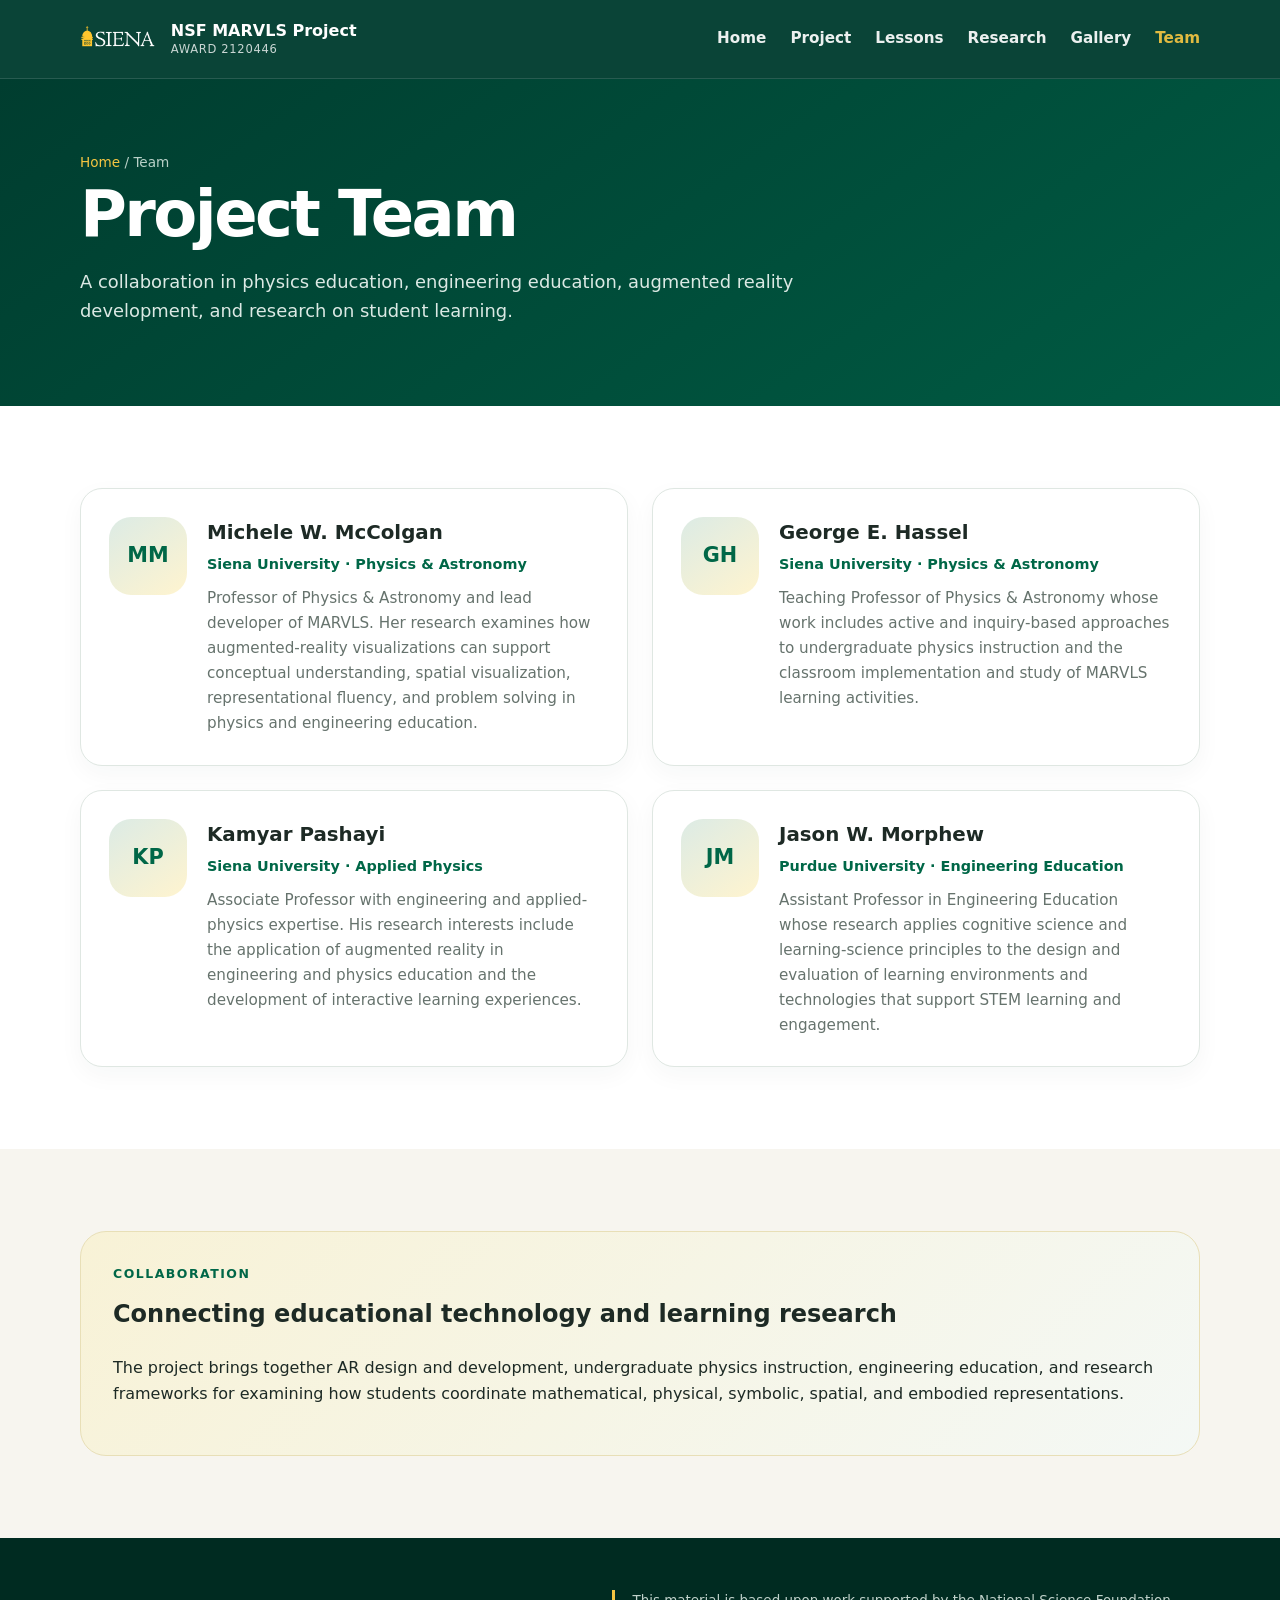
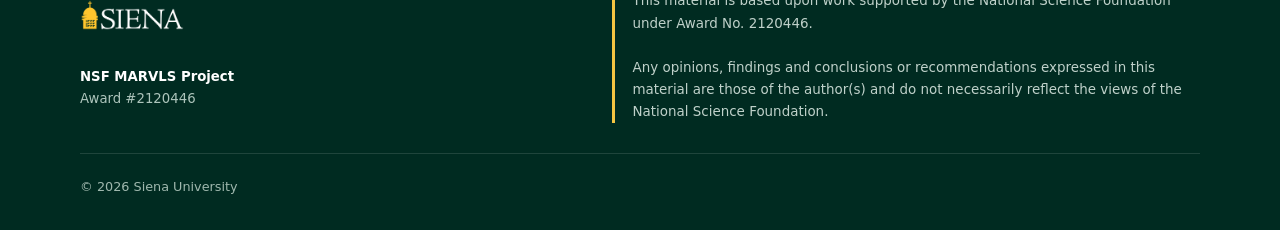
<file: team.html>
<!doctype html><html lang="en"><head><meta charset="utf-8"><meta name="viewport" content="width=device-width,initial-scale=1"><title>Team | NSF MARVLS Project</title><link rel="stylesheet" href="assets/css/styles.css"></head><body>
<header class="site-header"><div class="container navbar"><a class="brand" href="index.html"><img src="assets/images/siena-logo-white.png" alt="Siena University"><span class="brand-text">NSF MARVLS Project<small>Award 2120446</small></span></a><button class="nav-toggle" aria-label="Toggle navigation">☰</button><nav class="nav-links"><a href="index.html">Home</a><a href="project.html">Project</a><a href="lessons.html">Lessons</a><a href="research.html">Research</a><a href="gallery.html">Gallery</a><a class="active" href="team.html">Team</a></nav></div></header>
<section class="page-hero"><div class="container"><div class="breadcrumbs"><a href="index.html">Home</a> / Team</div><h1>Project Team</h1><p>A collaboration in physics education, engineering education, augmented reality development, and research on student learning.</p></div></section>
<main><section class="section"><div class="container team-grid"><div class="card person"><div class="avatar">MM</div><div><h3>Michele W. McColgan</h3><div class="role">Siena University · Physics & Astronomy</div><p>Professor of Physics & Astronomy and lead developer of MARVLS. Her research examines how augmented-reality visualizations can support conceptual understanding, spatial visualization, representational fluency, and problem solving in physics and engineering education.</p></div></div><div class="card person"><div class="avatar">GH</div><div><h3>George E. Hassel</h3><div class="role">Siena University · Physics & Astronomy</div><p>Teaching Professor of Physics & Astronomy whose work includes active and inquiry-based approaches to undergraduate physics instruction and the classroom implementation and study of MARVLS learning activities.</p></div></div><div class="card person"><div class="avatar">KP</div><div><h3>Kamyar Pashayi</h3><div class="role">Siena University · Applied Physics</div><p>Associate Professor with engineering and applied-physics expertise. His research interests include the application of augmented reality in engineering and physics education and the development of interactive learning experiences.</p></div></div><div class="card person"><div class="avatar">JM</div><div><h3>Jason W. Morphew</h3><div class="role">Purdue University · Engineering Education</div><p>Assistant Professor in Engineering Education whose research applies cognitive science and learning-science principles to the design and evaluation of learning environments and technologies that support STEM learning and engagement.</p></div></div></div></section>
<section class="section alt"><div class="container"><div class="callout"><div class="kicker">Collaboration</div><h2>Connecting educational technology and learning research</h2><p>The project brings together AR design and development, undergraduate physics instruction, engineering education, and research frameworks for examining how students coordinate mathematical, physical, symbolic, spatial, and embodied representations.</p></div></div></section></main>
<footer class="site-footer"><div class="container"><div class="footer-grid"><div><img class="footer-logo" src="assets/images/siena-logo-white.png" alt="Siena University"><div class="footer-small"><strong>NSF MARVLS Project</strong><br>Award #2120446</div></div><div class="disclaimer">This material is based upon work supported by the National Science Foundation under Award No. 2120446.<br><br>Any opinions, findings and conclusions or recommendations expressed in this material are those of the author(s) and do not necessarily reflect the views of the National Science Foundation.</div></div><div class="copyright">© <span id="year"></span> Siena University</div></div></footer><script src="assets/js/main.js"></script></body></html>
</file>
<file: assets/css/styles.css>
:root{
  --green:#006747;
  --green-dark:#003d2f;
  --green-mid:#0b7055;
  --gold:#f5c542;
  --cream:#f7f5ef;
  --ink:#1d2a25;
  --muted:#66736d;
  --white:#ffffff;
  --line:#dfe7e2;
  --shadow:0 18px 45px rgba(0,61,47,.10);
  --radius:22px;
}
*{box-sizing:border-box}
html{scroll-behavior:smooth}
body{margin:0;font-family:Inter,ui-sans-serif,system-ui,-apple-system,BlinkMacSystemFont,"Segoe UI",sans-serif;color:var(--ink);background:var(--white);line-height:1.65}
a{color:var(--green);text-decoration:none}a:hover{text-decoration:underline}
img{max-width:100%;display:block}
.container{width:min(1120px,calc(100% - 40px));margin:auto}
.site-header{position:sticky;top:0;z-index:30;background:rgba(0,61,47,.96);backdrop-filter:blur(12px);border-bottom:1px solid rgba(255,255,255,.12)}
.navbar{height:78px;display:flex;align-items:center;justify-content:space-between;gap:24px}
.brand{display:flex;align-items:center;gap:15px;color:white}.brand:hover{text-decoration:none}.brand img{height:42px;width:auto}.brand-text{font-weight:700;line-height:1.1}.brand-text small{display:block;font-weight:500;opacity:.78;font-size:.72rem;letter-spacing:.06em;text-transform:uppercase;margin-top:4px}
.nav-links{display:flex;align-items:center;gap:24px}.nav-links a{color:white;font-weight:600;font-size:.95rem;opacity:.92}.nav-links a:hover,.nav-links a.active{color:var(--gold);text-decoration:none}
.nav-toggle{display:none;background:none;border:0;color:white;font-size:1.65rem;cursor:pointer}
.hero{background:radial-gradient(circle at 80% 20%,rgba(245,197,66,.16),transparent 30%),linear-gradient(145deg,var(--green-dark),#005b43);color:white;padding:96px 0 88px;overflow:hidden}.hero-grid{display:grid;grid-template-columns:1.18fr .82fr;gap:72px;align-items:center}.eyebrow{font-size:.82rem;font-weight:800;letter-spacing:.16em;text-transform:uppercase;color:var(--gold);margin:0 0 18px}.hero h1{font-size:clamp(2.5rem,5vw,4.7rem);line-height:1.02;letter-spacing:-.045em;margin:0 0 24px;max-width:900px}.hero .lead{font-size:1.18rem;color:#dcebe5;max-width:760px;margin:0 0 32px}.actions{display:flex;gap:14px;flex-wrap:wrap}.btn{display:inline-flex;align-items:center;justify-content:center;gap:8px;padding:13px 20px;border-radius:999px;font-weight:750;border:1px solid transparent;transition:.2s transform,.2s background}.btn:hover{text-decoration:none;transform:translateY(-2px)}.btn-primary{background:var(--gold);color:#183229}.btn-secondary{border-color:rgba(255,255,255,.42);color:white;background:rgba(255,255,255,.04)}.btn-light{background:white;color:var(--green-dark);border-color:var(--line)}
.hero-card{position:relative;min-height:420px;border:1px solid rgba(255,255,255,.18);border-radius:34px;background:rgba(255,255,255,.08);box-shadow:0 30px 80px rgba(0,0,0,.18);padding:30px;display:flex;flex-direction:column;justify-content:flex-end;overflow:hidden}.hero-orbit{position:absolute;inset:26px;border:1px solid rgba(245,197,66,.32);border-radius:50%;transform:rotate(-14deg)}.hero-orbit:before,.hero-orbit:after{content:"";position:absolute;border:1px solid rgba(255,255,255,.2);border-radius:50%;inset:35px}.hero-orbit:after{inset:72px;border-color:rgba(245,197,66,.22)}.vector{position:absolute;background:var(--gold);height:3px;width:150px;top:44%;left:42%;transform:rotate(-26deg);transform-origin:left center}.vector:after{content:"";position:absolute;right:-1px;top:-6px;border-left:13px solid var(--gold);border-top:7px solid transparent;border-bottom:7px solid transparent}.hero-card strong{font-size:1.4rem;position:relative}.hero-card span{position:relative;color:#d9e6e1;margin-top:7px}
.section{padding:82px 0}.section.alt{background:var(--cream)}.section.dark{background:var(--green-dark);color:white}.section-head{max-width:760px;margin-bottom:38px}.section-head h2{font-size:clamp(2rem,4vw,3rem);letter-spacing:-.035em;margin:0 0 14px;line-height:1.1}.section-head p{font-size:1.08rem;color:var(--muted);margin:0}.dark .section-head p{color:#d2e2dc}.kicker{color:var(--green);font-weight:800;text-transform:uppercase;letter-spacing:.12em;font-size:.78rem;margin-bottom:10px}.dark .kicker{color:var(--gold)}
.grid-3{display:grid;grid-template-columns:repeat(3,1fr);gap:22px}.grid-2{display:grid;grid-template-columns:repeat(2,1fr);gap:24px}.card{background:white;border:1px solid var(--line);border-radius:var(--radius);padding:28px;box-shadow:0 8px 24px rgba(0,61,47,.04)}.card h3{margin:0 0 10px;font-size:1.24rem}.card p{margin:0;color:var(--muted)}.icon{width:48px;height:48px;border-radius:14px;background:#e8f3ef;color:var(--green);display:grid;place-items:center;font-weight:900;font-size:1.2rem;margin-bottom:18px}.stat{font-size:2.35rem;font-weight:850;color:var(--green);letter-spacing:-.05em}.stat-label{color:var(--muted);font-size:.9rem}
.feature{display:grid;grid-template-columns:1fr 1fr;gap:54px;align-items:center}.feature.reverse .visual{order:2}.feature h2{font-size:2.55rem;line-height:1.08;letter-spacing:-.035em;margin:0 0 18px}.feature p{color:var(--muted);font-size:1.05rem}.visual,.photo-placeholder{min-height:360px;border-radius:28px;background:linear-gradient(145deg,#dcebe5,#f4f0df);border:1px solid #d7e2dc;position:relative;overflow:hidden;display:flex;align-items:center;justify-content:center;text-align:center;padding:30px}.photo-placeholder:before{content:"";position:absolute;width:230px;height:230px;border-radius:50%;border:2px dashed rgba(0,103,71,.25)}.photo-placeholder span{position:relative;z-index:2;color:var(--green-dark);font-weight:700;max-width:220px}.visual .cube{width:140px;height:140px;background:white;border:2px solid var(--green);transform:rotate(10deg);box-shadow:18px 18px 0 rgba(245,197,66,.7);display:grid;place-items:center;color:var(--green);font-weight:900}
.topic-grid{display:grid;grid-template-columns:repeat(3,1fr);gap:18px}.topic{background:rgba(255,255,255,.08);border:1px solid rgba(255,255,255,.13);border-radius:18px;padding:22px}.topic h3{margin:0 0 7px;color:white}.topic p{margin:0;color:#cfe0da;font-size:.95rem}
.page-hero{background:linear-gradient(145deg,var(--green-dark),#005b43);color:white;padding:72px 0 62px}.page-hero h1{font-size:clamp(2.4rem,5vw,4rem);letter-spacing:-.04em;line-height:1.05;margin:8px 0 16px}.page-hero p{font-size:1.12rem;color:#dbe9e4;max-width:780px}.breadcrumbs{font-size:.85rem;color:#b9d1c8}.breadcrumbs a{color:var(--gold)}
.paper-list{display:grid;gap:20px}.paper{border:1px solid var(--line);border-radius:20px;background:white;overflow:hidden}.paper summary{list-style:none;cursor:pointer;padding:24px 26px;display:flex;justify-content:space-between;gap:18px;align-items:flex-start}.paper summary::-webkit-details-marker{display:none}.paper-title{font-size:1.12rem;font-weight:800;color:var(--ink)}.paper-meta{font-size:.9rem;color:var(--muted);margin-top:5px}.paper summary:after{content:"+";font-size:1.55rem;color:var(--green);font-weight:600}.paper[open] summary:after{content:"−"}.paper-body{padding:0 26px 26px;border-top:1px solid var(--line)}.paper-body p{color:var(--muted)}.paper-actions{display:flex;gap:10px;flex-wrap:wrap;margin-top:18px}.paper-actions a{font-size:.9rem;font-weight:700;padding:9px 14px;border:1px solid var(--line);border-radius:999px}.paper-actions a:hover{background:var(--cream);text-decoration:none}
.resource-card{display:flex;flex-direction:column;min-height:260px}.resource-card .tag{display:inline-flex;align-self:flex-start;background:#e8f3ef;color:var(--green);font-weight:800;font-size:.77rem;text-transform:uppercase;letter-spacing:.08em;padding:6px 10px;border-radius:999px;margin-bottom:18px}.resource-card .push{margin-top:auto;padding-top:22px}
.gallery{display:grid;grid-template-columns:2fr 1fr 1fr;grid-auto-rows:230px;gap:16px}.gallery .photo-placeholder{min-height:0}.gallery .photo-placeholder:first-child{grid-row:span 2}.gallery .wide{grid-column:span 2}
.team-grid{display:grid;grid-template-columns:repeat(2,1fr);gap:24px}.person{display:flex;gap:20px;align-items:flex-start}.avatar{width:78px;height:78px;flex:0 0 78px;border-radius:22px;background:linear-gradient(145deg,#dcebe5,#fff4cf);display:grid;place-items:center;color:var(--green);font-weight:900;font-size:1.3rem}.person h3{margin:0 0 4px}.role{font-size:.9rem;color:var(--green);font-weight:700;margin-bottom:9px}.person p{font-size:.95rem}
.callout{background:linear-gradient(135deg,#f8f2d6,#f4f8f5);border:1px solid #e8dfb7;border-radius:26px;padding:32px}.callout h2{margin-top:0}
.site-footer{background:#002b21;color:#d9e5e1;padding:52px 0 32px}.footer-grid{display:grid;grid-template-columns:.9fr 1.1fr;gap:50px;align-items:start}.footer-logo{height:58px;width:auto;margin-bottom:18px}.footer-small{font-size:.83rem;color:#adc5bc}.footer-small strong{color:white}.footer-links{display:flex;gap:18px;flex-wrap:wrap;margin-top:18px}.footer-links a{color:white;font-size:.9rem}.disclaimer{border-left:3px solid var(--gold);padding-left:18px;font-size:.84rem;color:#bfd1ca}.copyright{margin-top:30px;padding-top:22px;border-top:1px solid rgba(255,255,255,.12);font-size:.8rem;color:#9fb8ae}
.notice{border-radius:16px;background:#f3f7f5;border:1px solid var(--line);padding:18px;color:var(--muted);font-size:.92rem}
@media(max-width:900px){.hero-grid,.feature,.footer-grid{grid-template-columns:1fr}.hero-card{min-height:330px}.grid-3,.topic-grid{grid-template-columns:1fr 1fr}.team-grid{grid-template-columns:1fr}.gallery{grid-template-columns:1fr 1fr}.gallery .photo-placeholder:first-child{grid-row:span 1}.gallery .wide{grid-column:span 2}.nav-toggle{display:block}.nav-links{display:none;position:absolute;left:0;right:0;top:78px;background:var(--green-dark);padding:18px 20px 24px;flex-direction:column;align-items:flex-start}.nav-links.open{display:flex}.navbar{position:relative}.feature.reverse .visual{order:initial}}
@media(max-width:620px){.container{width:min(100% - 28px,1120px)}.hero{padding:70px 0 62px}.section{padding:62px 0}.grid-3,.grid-2,.topic-grid,.gallery{grid-template-columns:1fr}.gallery .wide{grid-column:auto}.brand-text{display:none}.feature h2{font-size:2rem}.person{flex-direction:column}.paper summary{padding:20px}.paper-body{padding:0 20px 20px}}

/* Project photography and app gallery */
.feature-photo{margin:0;min-height:360px;border-radius:28px;overflow:hidden;border:1px solid var(--line);background:var(--cream);box-shadow:var(--shadow);position:relative}
.feature-photo img{width:100%;height:100%;min-height:360px;object-fit:cover}
.feature-photo figcaption{position:absolute;left:0;right:0;bottom:0;padding:28px 22px 18px;background:linear-gradient(transparent,rgba(0,43,33,.9));color:white;font-size:.88rem}
.photo-grid{display:grid;grid-template-columns:repeat(3,1fr);grid-auto-rows:300px;gap:18px}
.gallery-card{margin:0;position:relative;overflow:hidden;border-radius:22px;background:#dcebe5;border:1px solid var(--line);box-shadow:0 8px 24px rgba(0,61,47,.06)}
.gallery-card-large{grid-row:span 2}
.gallery-card-wide{grid-column:span 2}
.gallery-card-featured{grid-column:span 2;grid-row:span 2}
.gallery-card-featured img{object-position:center center}
.gallery-card img{width:100%;height:100%;object-fit:cover;transition:transform .35s ease}
.gallery-card-contain img{object-fit:contain;background:#eef3f0}
.gallery-card-exploration img{object-fit:contain;background:#eef3f0;padding:14px 14px 90px;box-sizing:border-box;transform:none}
.gallery-card-exploration:hover img{transform:none}
.gallery-card:hover img{transform:scale(1.025)}
.gallery-card figcaption{position:absolute;left:0;right:0;bottom:0;padding:44px 20px 18px;background:linear-gradient(transparent,rgba(0,43,33,.9));color:white}
.gallery-card figcaption strong,.gallery-card figcaption span{display:block}
.gallery-card figcaption strong{font-size:1rem}
.gallery-card figcaption span{font-size:.82rem;color:#d9e5e1;margin-top:3px}
.app-gallery{display:grid;grid-template-columns:repeat(3,1fr);gap:22px}
.app-card{margin:0;border-radius:20px;overflow:hidden;background:white;border:1px solid var(--line);box-shadow:0 8px 24px rgba(0,61,47,.05)}
.app-card img{width:100%;height:235px;object-fit:cover;background:#eef3f0}
.app-card figcaption{padding:15px 18px 17px;font-weight:750;color:var(--green-dark)}
@media(max-width:900px){.photo-grid{grid-template-columns:repeat(2,1fr);grid-auto-rows:280px}.gallery-card-large{grid-row:span 1}.gallery-card-wide{grid-column:span 2}.gallery-card-featured{grid-column:span 2;grid-row:span 2}.app-gallery{grid-template-columns:repeat(2,1fr)}}
@media(max-width:620px){.photo-grid,.app-gallery{grid-template-columns:1fr}.photo-grid{grid-auto-rows:280px}.gallery-card-wide{grid-column:auto}.gallery-card-featured{grid-column:auto;grid-row:span 2}.app-card img{height:220px}}

/* Homepage featured MARVLS image */
.hero-photo-card{padding:0;display:block;min-height:420px;background:#002b21}
.hero-photo-card>img{position:absolute;inset:0;width:100%;height:100%;object-fit:cover}
.hero-photo-card:after{content:"";position:absolute;inset:0;background:linear-gradient(180deg,transparent 48%,rgba(0,43,33,.92) 100%)}
.hero-photo-caption{position:absolute;z-index:2;left:0;right:0;bottom:0;padding:28px 30px 30px;display:flex;flex-direction:column}
.hero-photo-caption strong{font-size:1.4rem}
.hero-photo-caption span{color:#d9e6e1;margin-top:7px}
@media(max-width:900px){.hero-photo-card{min-height:330px}}

/* Full-screen app preview and lesson-page preview */
.feature-photo.app-screen-photo{background:#fff;display:flex;align-items:center;justify-content:center;padding:18px}
.feature-photo.app-screen-photo img{width:100%;height:100%;min-height:360px;object-fit:contain;object-position:center}
.lesson-callout{display:grid;grid-template-columns:minmax(0,1fr) minmax(280px,.72fr);gap:32px;align-items:center}
.lesson-preview{margin:0;border-radius:18px;overflow:hidden;background:#fff;border:1px solid var(--line);box-shadow:0 10px 28px rgba(0,61,47,.08)}
.lesson-preview img{display:block;width:100%;height:auto}
@media(max-width:900px){.lesson-callout{grid-template-columns:1fr}.lesson-preview{max-width:620px}}
</file>
